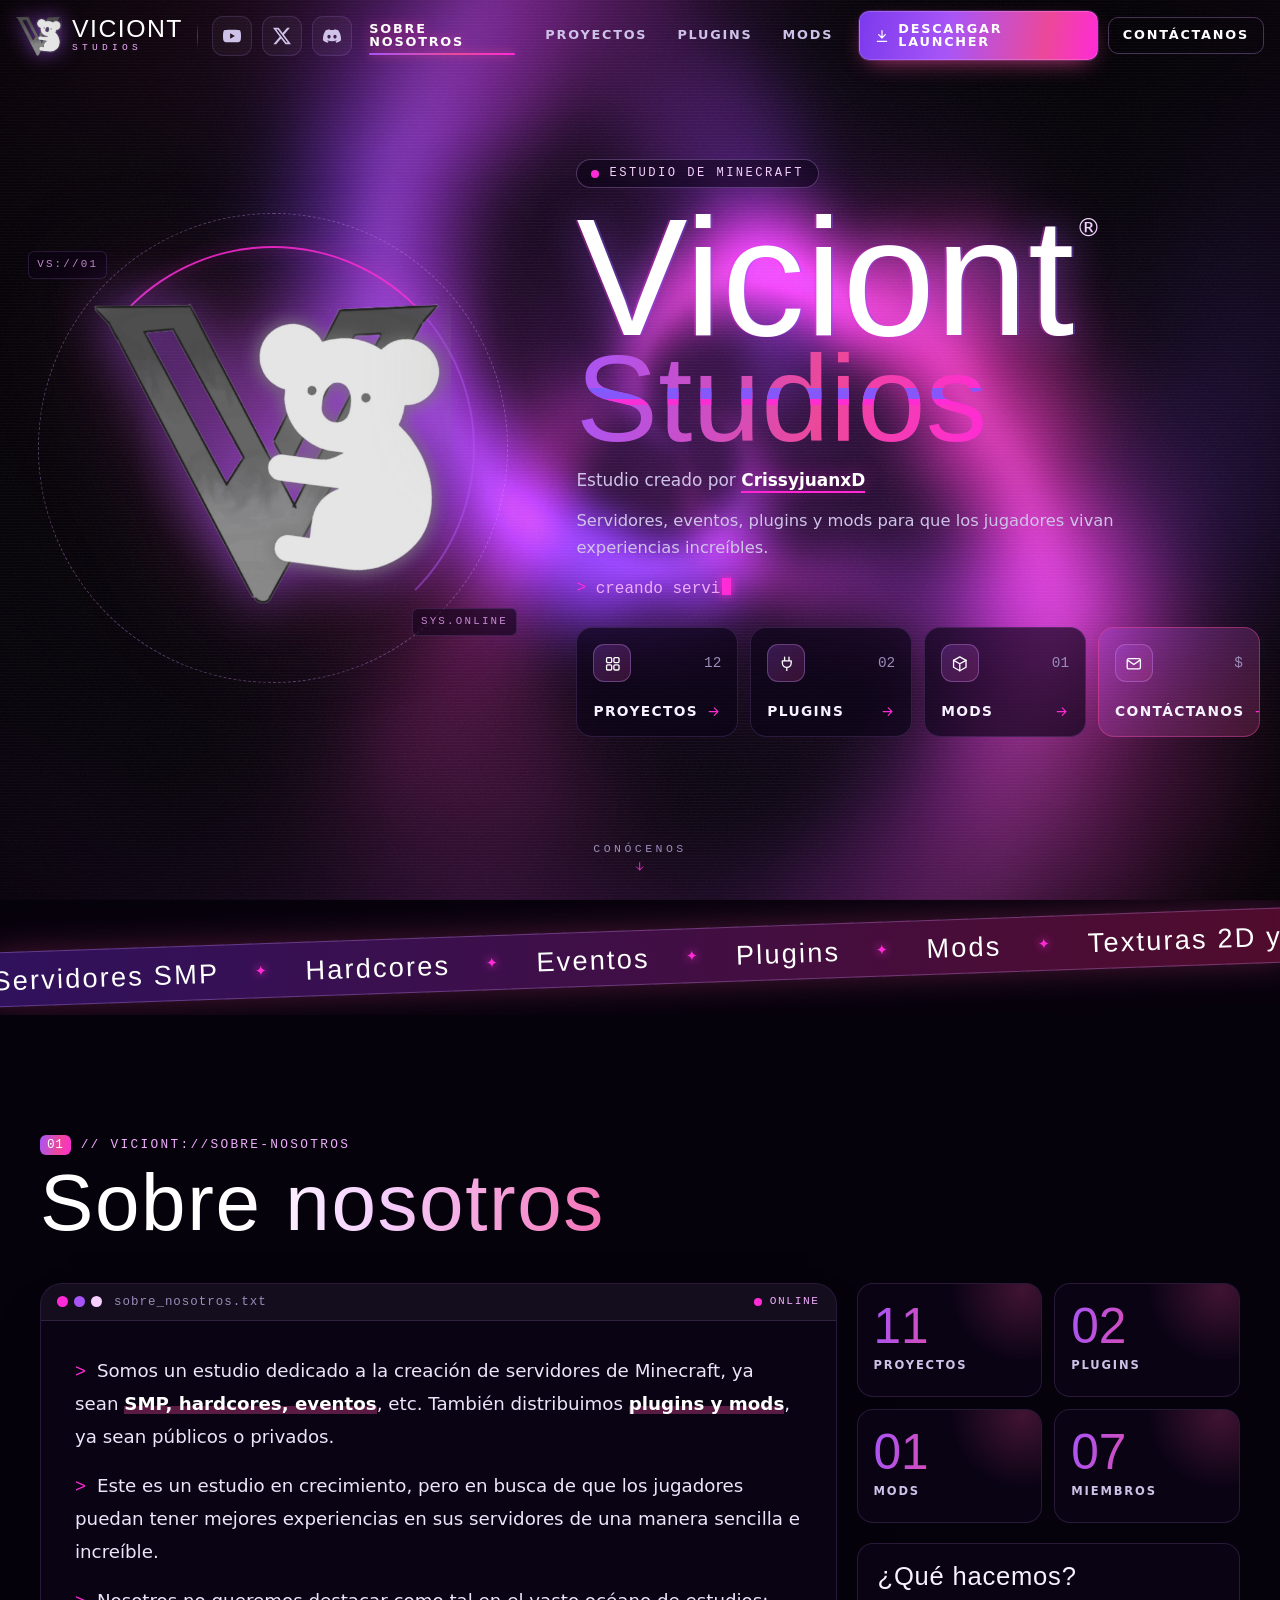
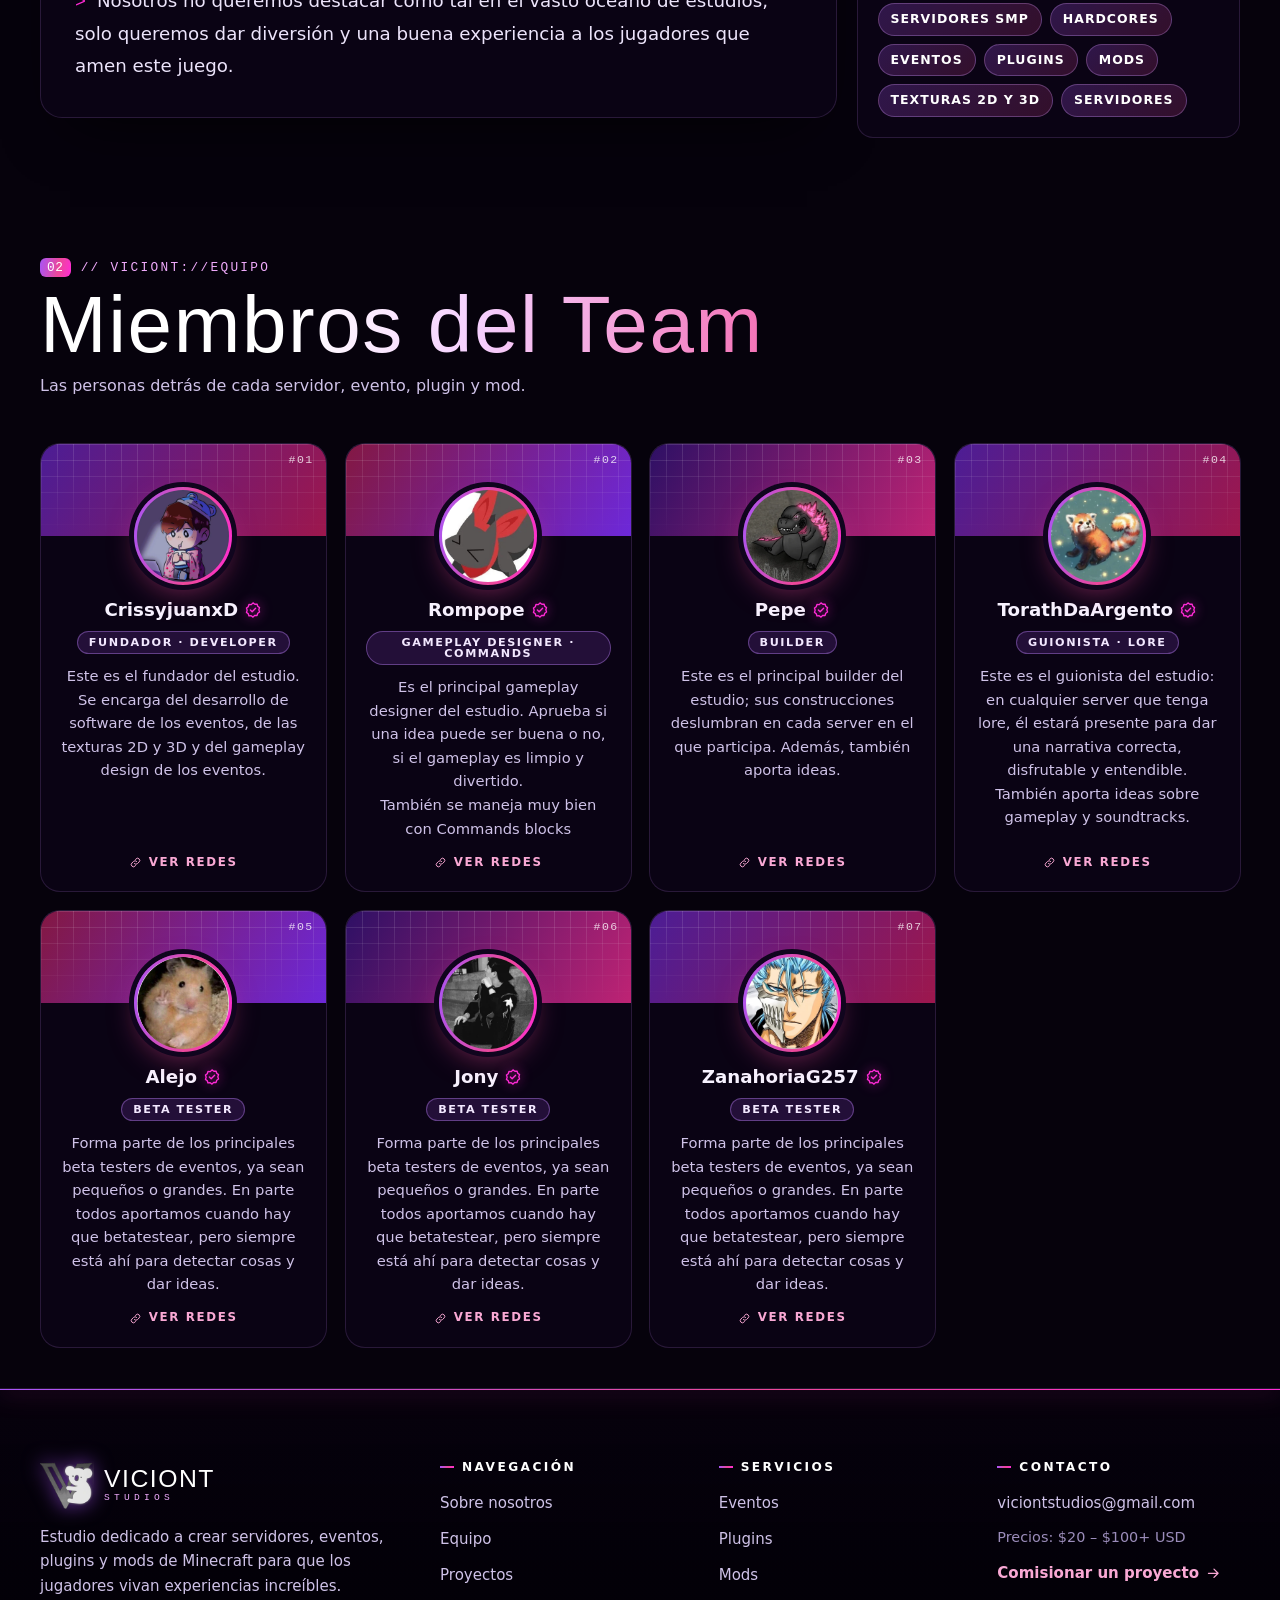
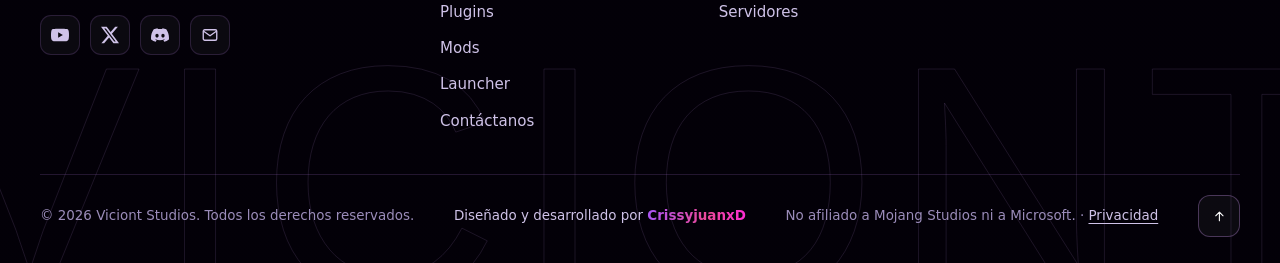
<file: index.html>
<!doctype html>
<html lang="es">
<head>
  <meta charset="utf-8">
  <meta name="viewport" content="width=device-width, initial-scale=1, viewport-fit=cover">
  <title>Viciont Studios · Servidores, eventos, plugins y mods de Minecraft · CrissyjuanxD</title>
  <meta name="description" content="Viciont Studios es un estudio creado por CrissyjuanxD dedicado a crear servidores de Minecraft (SMP, hardcores y eventos), plugins, mods y su propio launcher: Viciont Studios Launcher.">
  <meta name="author" content="CrissyjuanxD">
  <meta name="google-site-verification" content="QqKPga-wErd1xj6yTx7pZeBhN2la5kEW_UfT-4hkzFc">
  <meta name="theme-color" content="#07020d">
  <meta name="color-scheme" content="dark">
  <meta http-equiv="Content-Security-Policy" content="default-src 'self'; script-src 'self'; style-src 'self' 'unsafe-inline' https://fonts.googleapis.com; font-src https://fonts.gstatic.com; img-src 'self' data: blob: https:; connect-src 'self' https://api.github.com; object-src 'none'; base-uri 'self'; form-action 'none'; frame-src 'none'">
  <meta name="referrer" content="strict-origin-when-cross-origin">
  <script src="assets/js/moved.js"></script>
  <link rel="canonical" href="https://viciontstudios.pages.dev/">

  <meta property="og:type" content="website">
  <meta property="og:site_name" content="Viciont Studios">
  <meta property="og:title" content="Viciont Studios">
  <meta property="og:description" content="Servidores SMP, hardcores, eventos, plugins y mods de Minecraft. Estudio creado por CrissyjuanxD.">
  <meta property="og:url" content="https://viciontstudios.pages.dev/">
  <meta property="og:image" content="https://viciontstudios.pages.dev/assets/img/og-image.png">
  <meta property="og:image:width" content="1200">
  <meta property="og:image:height" content="630">
  <meta property="og:locale" content="es_ES">
  <meta name="twitter:card" content="summary_large_image">
  <meta name="twitter:title" content="Viciont Studios">
  <meta name="twitter:description" content="Servidores SMP, hardcores, eventos, plugins y mods de Minecraft.">
  <meta name="twitter:image" content="https://viciontstudios.pages.dev/assets/img/og-image.png">
  <script type="application/ld+json">{"@context":"https://schema.org","@graph":[{"@type":"Organization","@id":"https://viciontstudios.pages.dev/#viciont-studios","name":"Viciont Studios","alternateName":"Viciont","url":"https://viciontstudios.pages.dev/","logo":"https://viciontstudios.pages.dev/assets/img/icon-512.png","description":"Estudio creado por CrissyjuanxD: servidores de Minecraft (SMP, hardcores y eventos), plugins y mods.","founder":{"@id":"https://viciontstudios.pages.dev/#crissyjuanxd"},"sameAs":["https://www.youtube.com/@ViciontStudios","https://x.com/pepoavilesg26","https://discord.gg/qZPUhPRtX"]},{"@type":"Person","@id":"https://viciontstudios.pages.dev/#crissyjuanxd","name":"CrissyjuanxD","url":"https://viciontstudios.pages.dev/","sameAs":["https://github.com/CrissyjuanxD"]},{"@type":"WebSite","@id":"https://viciontstudios.pages.dev/#web","name":"Viciont Studios","url":"https://viciontstudios.pages.dev/","inLanguage":"es","publisher":{"@id":"https://viciontstudios.pages.dev/#viciont-studios"}},{"@type":"SoftwareApplication","@id":"https://viciontstudios.pages.dev/#launcher","name":"Viciont Studios Launcher","description":"Launcher de Minecraft de Viciont Studios para jugar sus eventos públicos y privados: instancias listas para jugar, cuentas premium y no premium, skins y actualizaciones automáticas.","applicationCategory":"GameApplication","operatingSystem":"Windows 10, Windows 11, macOS 13+, Linux","url":"https://viciontstudios.pages.dev/#launcher","downloadUrl":"https://github.com/CrissyjuanxD/Viciont-Studio-Launcher/releases/latest","screenshot":"https://viciontstudios.pages.dev/assets/img/launcher/inicio.webp","inLanguage":"es","offers":{"@type":"Offer","price":"0","priceCurrency":"USD"},"author":{"@id":"https://viciontstudios.pages.dev/#crissyjuanxd"},"publisher":{"@id":"https://viciontstudios.pages.dev/#viciont-studios"}}]}</script>

  <link rel="icon" type="image/png" sizes="32x32" href="assets/img/favicon-32.png">
  <link rel="apple-touch-icon" href="assets/img/apple-touch-icon.png">
  <link rel="manifest" href="site.webmanifest">

  <link rel="preconnect" href="https://fonts.googleapis.com">
  <link rel="preconnect" href="https://fonts.gstatic.com" crossorigin>
  <link rel="stylesheet" href="https://fonts.googleapis.com/css2?family=Bebas+Neue&family=Chakra+Petch:wght@400;500;600;700&family=Share+Tech+Mono&display=swap">
  <link rel="preload" href="assets/img/emblem.webp" as="image" type="image/webp">
  <link rel="stylesheet" href="assets/css/base.css">
  <link rel="stylesheet" href="assets/css/site.css">
  <script type="module" src="assets/js/app.js"></script>
</head>
<body>
  <a class="skip-link" href="#main">Saltar al contenido</a>

  <canvas id="bg" class="bg" aria-hidden="true"></canvas>
  <div class="bg-fallback" aria-hidden="true"></div>
  <div class="fx-layer" aria-hidden="true">
    <div class="fx-noise"></div>
    <div class="fx-scanlines"></div>
    <div class="fx-scanbar"></div>
    <div class="fx-vignette"></div>
  </div>

  <div class="boot" id="boot" aria-hidden="true">
    <div class="boot__inner">
      <img class="boot__logo" src="assets/img/emblem-160.webp" alt="" width="160" height="140">
      <div class="boot__log">
        <p class="boot__line">&gt; iniciando viciont_studios.exe</p>
        <p class="boot__line">&gt; cargando servidores [SMP] [HARDCORE] [EVENTOS]</p>
        <p class="boot__line">&gt; sincronizando plugins y mods</p>
        <p class="boot__line boot__line--ok">&gt; conexión establecida ✓</p>
      </div>
      <div class="boot__bar"><span></span></div>
    </div>
  </div>

  <div class="preview-bar" id="preview-bar" hidden>
    <i data-icon="eye"></i>
    <span id="preview-text">Vista previa en vivo · estos cambios aún no están publicados</span>
  </div>

  <header class="header" id="header">
    <div class="header__inner">
      <div class="header__left">
        <a class="brand" href="#sobre-nosotros" data-route="sobre-nosotros" aria-label="Viciont Studios, ir al inicio">
          <img class="brand__emblem" src="assets/img/emblem-160.webp" alt="" width="160" height="140">
          <span class="brand__text"><span class="brand__name" data-brand-first>VICIONT</span><span class="brand__sub" data-brand-rest>STUDIOS</span></span>
        </a>
        <span class="header__divider" aria-hidden="true"></span>
        <a class="social-btn" data-social="youtube" href="#" target="_blank" rel="noopener noreferrer" aria-label="YouTube de Viciont Studios"><i data-icon="youtube"></i></a>
        <a class="social-btn" data-social="x" href="#" target="_blank" rel="noopener noreferrer" aria-label="X de Viciont Studios"><i data-icon="x"></i></a>
        <a class="social-btn" data-social="discord" href="#" target="_blank" rel="noopener noreferrer" aria-label="Discord de Viciont Studios"><i data-icon="discord"></i></a>
      </div>

      <nav class="nav" aria-label="Principal">
        <ul class="nav__list">
          <li><a class="nav__link" href="#sobre-nosotros" data-route="sobre-nosotros"><span data-label="about">Sobre nosotros</span></a></li>
          <li><a class="nav__link" href="#proyectos" data-route="proyectos"><span data-label="projects">Proyectos</span></a></li>
          <li><a class="nav__link" href="#plugins" data-route="plugins"><span data-label="plugins">Plugins</span></a></li>
          <li><a class="nav__link" href="#mods" data-route="mods"><span data-label="mods">Mods</span></a></li>
          <li><a class="nav__link nav__link--dl" href="#launcher" data-route="launcher"><i data-icon="download"></i><span><span class="nav__dl-word">Descargar </span>Launcher</span></a></li>
          <li><a class="nav__link nav__link--cta" href="#contacto" data-route="contacto"><span data-label="contact">Contáctanos</span></a></li>
        </ul>
      </nav>

      <button class="menu-toggle" id="menu-toggle" type="button" aria-expanded="false" aria-controls="mobile-menu" aria-label="Abrir menú">
        <span class="menu-toggle__bars"><span></span><span></span><span></span></span>
      </button>
    </div>
  </header>

  <div class="mobile-menu" id="mobile-menu" hidden>
    <nav class="mobile-menu__nav" aria-label="Menú móvil">
      <a class="mobile-menu__link" href="#sobre-nosotros" data-route="sobre-nosotros"><small>01</small><span data-label="about">Sobre nosotros</span></a>
      <a class="mobile-menu__link" href="#proyectos" data-route="proyectos"><small>02</small><span data-label="projects">Proyectos</span></a>
      <a class="mobile-menu__link" href="#plugins" data-route="plugins"><small>03</small><span data-label="plugins">Plugins</span></a>
      <a class="mobile-menu__link" href="#mods" data-route="mods"><small>04</small><span data-label="mods">Mods</span></a>
      <a class="mobile-menu__link mobile-menu__link--dl" href="#launcher" data-route="launcher"><small>05</small><span>Launcher</span><i data-icon="download"></i></a>
      <a class="mobile-menu__link" href="#contacto" data-route="contacto"><small>06</small><span data-label="contact">Contáctanos</span></a>
    </nav>
    <div class="mobile-menu__foot">
      <span class="mono">// síguenos</span>
      <div class="mobile-menu__socials">
        <a class="social-btn social-btn--lg" data-social="youtube" href="#" target="_blank" rel="noopener noreferrer" aria-label="YouTube de Viciont Studios"><i data-icon="youtube"></i></a>
        <a class="social-btn social-btn--lg" data-social="x" href="#" target="_blank" rel="noopener noreferrer" aria-label="X de Viciont Studios"><i data-icon="x"></i></a>
        <a class="social-btn social-btn--lg" data-social="discord" href="#" target="_blank" rel="noopener noreferrer" aria-label="Discord de Viciont Studios"><i data-icon="discord"></i></a>
      </div>
    </div>
  </div>

  <main id="main" class="main" tabindex="-1">

    <section class="view" data-view="about" aria-labelledby="hero-title">
      <div class="hero">
        <div class="hero__inner">
          <div class="hero__visual">
            <div class="hero__hud" aria-hidden="true">
              <span class="hud-ring hud-ring--1"></span>
              <span class="hud-ring hud-ring--2"></span>
              <span class="hud-ring hud-ring--3"></span>
              <span class="hud-tag hud-tag--a mono">VS://01</span>
              <span class="hud-tag hud-tag--b mono">SYS.ONLINE</span>
            </div>
            <div class="glitch-img hero__emblem">
              <img class="glitch-img__main" src="assets/img/emblem.webp" alt="Logo de Viciont Studios: una V con un koala" width="587" height="513">
              <img class="glitch-img__ghost glitch-img__ghost--a" src="assets/img/emblem.webp" alt="" aria-hidden="true">
              <img class="glitch-img__ghost glitch-img__ghost--b" src="assets/img/emblem.webp" alt="" aria-hidden="true">
            </div>
          </div>

          <div class="hero__copy">
            <p class="hero__kicker"><span class="live-dot"></span><span data-bind="site.kicker">Estudio de Minecraft</span></p>
            <h1 class="hero__title" id="hero-title">
              <span class="hero__line hero__line--1"><span class="glitch" data-hero-first data-text="VICIONT">VICIONT</span><sup class="hero__reg">®</sup></span>
              <span class="hero__line hero__line--2"><span class="glitch glitch--grad" data-hero-rest data-text="STUDIOS">STUDIOS</span></span>
            </h1>
            <p class="hero__founder">Estudio creado por <strong data-bind="site.founder">CrissyjuanxD</strong></p>
            <p class="hero__tagline" data-bind="site.tagline"></p>
            <p class="hero__typing" aria-hidden="true"><span class="hero__prompt">&gt;</span> <span data-typing></span><span class="caret"></span></p>

            <nav class="hero__buttons" aria-label="Ir a una sección">
              <a class="hero-btn" href="#proyectos" data-route="proyectos">
                <span class="hero-btn__top"><span class="hero-btn__icon"><i data-icon="grid"></i></span><span class="hero-btn__count" data-count="projects">00</span></span>
                <span class="hero-btn__label"><span data-label="projects">Proyectos</span><i data-icon="arrowRight"></i></span>
              </a>
              <a class="hero-btn" href="#plugins" data-route="plugins">
                <span class="hero-btn__top"><span class="hero-btn__icon"><i data-icon="plug"></i></span><span class="hero-btn__count" data-count="plugins">00</span></span>
                <span class="hero-btn__label"><span data-label="plugins">Plugins</span><i data-icon="arrowRight"></i></span>
              </a>
              <a class="hero-btn" href="#mods" data-route="mods">
                <span class="hero-btn__top"><span class="hero-btn__icon"><i data-icon="cube"></i></span><span class="hero-btn__count" data-count="mods">00</span></span>
                <span class="hero-btn__label"><span data-label="mods">Mods</span><i data-icon="arrowRight"></i></span>
              </a>
              <a class="hero-btn hero-btn--accent" href="#contacto" data-route="contacto">
                <span class="hero-btn__top"><span class="hero-btn__icon"><i data-icon="mail"></i></span><span class="hero-btn__count">$</span></span>
                <span class="hero-btn__label"><span data-label="contact">Contáctanos</span><i data-icon="arrowRight"></i></span>
              </a>
            </nav>
          </div>
        </div>

        <button class="hero__scroll" type="button" data-scroll-to="about"><span>Conócenos</span><i data-icon="arrowDown"></i></button>
      </div>

      <div class="ticker-wrap" aria-hidden="true">
        <div class="ticker"><div class="ticker__track" id="ticker"></div></div>
      </div>

      <div class="container section" id="about">
        <header class="section-head reveal">
          <p class="kicker"><span class="kicker__num">01</span> // viciont://sobre-nosotros</p>
          <h2 class="section-title"><span data-scramble data-bind="about.title">Sobre nosotros</span></h2>
        </header>
        <div class="about">
          <article class="terminal reveal">
            <div class="terminal__bar">
              <span class="terminal__dots"><span></span><span></span><span></span></span>
              <span class="terminal__name">sobre_nosotros.txt</span>
              <span class="terminal__status"><span class="live-dot"></span>online</span>
            </div>
            <div class="terminal__body rich" id="about-text"></div>
          </article>
          <aside class="about__side">
            <div class="stats reveal" style="--i:1">
              <div class="stat"><span class="stat__num" data-stat="projects">00</span><span class="stat__label" data-label="projects">Proyectos</span></div>
              <div class="stat"><span class="stat__num" data-stat="plugins">00</span><span class="stat__label" data-label="plugins">Plugins</span></div>
              <div class="stat"><span class="stat__num" data-stat="mods">00</span><span class="stat__label" data-label="mods">Mods</span></div>
              <div class="stat"><span class="stat__num" data-stat="team">00</span><span class="stat__label">Miembros</span></div>
            </div>
            <div class="services-card reveal" style="--i:2">
              <p class="services-card__title">¿Qué hacemos?</p>
              <ul class="chips" id="about-services"></ul>
            </div>
          </aside>
        </div>
      </div>

      <div class="container section" id="team">
        <header class="section-head reveal">
          <p class="kicker"><span class="kicker__num">02</span> // viciont://equipo</p>
          <h2 class="section-title"><span data-scramble data-bind="team.title">Miembros del Team</span></h2>
          <p class="section-sub" data-bind="team.subtitle"></p>
        </header>
        <div class="team-grid" id="team-grid"></div>
      </div>
    </section>

    <section class="view page" data-view="projects" aria-labelledby="title-projects">
      <div class="container">
        <header class="page-head">
          <p class="crumbs"><span>viciont://</span><span>proyectos</span><span class="caret"></span></p>
          <h1 class="page-title" id="title-projects"><span class="glitch" data-scramble data-bind="sections.projects.title" data-text="Proyectos">Proyectos</span></h1>
          <p class="page-intro" data-bind="sections.projects.intro"></p>
          <p class="page-count">[ <span data-count-label="projects">00</span> ]</p>
        </header>
        <div class="cards" data-cards="projects"></div>
        <nav class="pager" data-pager="projects" aria-label="Otras secciones"></nav>
      </div>
    </section>

    <section class="view page" data-view="plugins" aria-labelledby="title-plugins">
      <div class="container">
        <header class="page-head">
          <p class="crumbs"><span>viciont://</span><span>plugins</span><span class="caret"></span></p>
          <h1 class="page-title" id="title-plugins"><span class="glitch" data-scramble data-bind="sections.plugins.title" data-text="Plugins">Plugins</span></h1>
          <p class="page-intro" data-bind="sections.plugins.intro"></p>
          <p class="page-count">[ <span data-count-label="plugins">00</span> ]</p>
        </header>
        <div class="cards" data-cards="plugins"></div>
        <nav class="pager" data-pager="plugins" aria-label="Otras secciones"></nav>
      </div>
    </section>

    <section class="view page" data-view="mods" aria-labelledby="title-mods">
      <div class="container">
        <header class="page-head">
          <p class="crumbs"><span>viciont://</span><span>mods</span><span class="caret"></span></p>
          <h1 class="page-title" id="title-mods"><span class="glitch" data-scramble data-bind="sections.mods.title" data-text="Mods">Mods</span></h1>
          <p class="page-intro" data-bind="sections.mods.intro"></p>
          <p class="page-count">[ <span data-count-label="mods">00</span> ]</p>
        </header>
        <div class="cards" data-cards="mods"></div>
        <nav class="pager" data-pager="mods" aria-label="Otras secciones"></nav>
      </div>
    </section>

    <section class="view page" data-view="launcher" aria-labelledby="title-launcher">
      <div class="container">
        <header class="page-head">
          <p class="crumbs"><span>viciont://</span><span>launcher</span><span class="caret"></span></p>
          <h1 class="page-title" id="title-launcher"><span class="glitch" data-scramble data-text="Launcher">Launcher</span></h1>
          <p class="page-intro">Este es nuestro launcher para que puedan disfrutar de nuestros eventos públicos o privados de una manera mucho más cómoda.</p>
        </header>

        <div class="launcher">
          <div class="launcher__main">
            <div class="launcher__card panel reveal">
              <div class="launcher__app">
                <img class="launcher__icon" src="assets/img/launcher/icono.png" alt="" width="96" height="96">
                <div class="launcher__id">
                  <p class="launcher__name">Viciont Studios Launcher</p>
                  <p class="launcher__meta"><span id="dl-version">Última versión</span><span id="dl-date"></span></p>
                </div>
              </div>
              <a class="dl-btn" id="dl-btn" href="https://github.com/CrissyjuanxD/Viciont-Studio-Launcher/releases/latest/download/Viciont-Studios-Launcher-Setup.exe" rel="noopener">
                <span class="dl-btn__icon" id="dl-icon"><i data-icon="windows"></i></span>
                <span class="dl-btn__text"><strong id="dl-title">Descargar para Windows</strong><small id="dl-file">Instalador gratuito · siempre la última versión</small></span>
                <i data-icon="download"></i>
              </a>
              <ul class="launcher__facts">
                <li><i data-icon="refresh"></i><span id="dl-fact">Se actualiza solo: cuando sale una versión nueva, el launcher la instala sin que hagas nada.</span></li>
                <li><i data-icon="shield"></i><span>Gratis, sin anuncios y sin tener que instalar Java.</span></li>
              </ul>
              <div class="dl-alt">
                <p class="dl-alt__title">Descargas para cada sistema</p>
                <div class="dl-alt__grid">
                  <a class="dl-alt__item" data-os="win" href="https://github.com/CrissyjuanxD/Viciont-Studio-Launcher/releases/latest/download/Viciont-Studios-Launcher-Setup.exe" rel="noopener"><i data-icon="windows"></i><span><strong>Windows</strong><small>Instalador .exe</small></span></a>
                  <a class="dl-alt__item" data-os="mac" href="https://github.com/CrissyjuanxD/Viciont-Studio-Launcher/releases/latest/download/Viciont-Studios-Launcher-mac.dmg" rel="noopener"><i data-icon="apple"></i><span><strong>macOS</strong><small>Apple e Intel</small></span></a>
                  <div class="dl-alt__item" data-os="linux"><i data-icon="linux"></i><span><strong>Linux</strong><small><a href="https://github.com/CrissyjuanxD/Viciont-Studio-Launcher/releases/latest/download/Viciont-Studios-Launcher-linux.AppImage" rel="noopener">AppImage</a> · <a href="https://github.com/CrissyjuanxD/Viciont-Studio-Launcher/releases/latest/download/Viciont-Studios-Launcher-linux.deb" rel="noopener">.deb</a> · <a href="https://github.com/CrissyjuanxD/Viciont-Studio-Launcher/releases/latest/download/Viciont-Studios-Launcher-linux.rpm" rel="noopener">.rpm</a></small></span></div>
                </div>
              </div>
              <div class="launcher__links">
                <a class="btn btn--sm btn--ghost" href="https://github.com/CrissyjuanxD/Viciont-Studio-Launcher/releases" target="_blank" rel="noopener noreferrer"><i data-icon="history"></i> Todas las versiones</a>
                <a class="btn btn--sm btn--ghost" href="https://github.com/CrissyjuanxD/Viciont-Studio-Launcher#readme" target="_blank" rel="noopener noreferrer"><i data-icon="github"></i> Guía y novedades</a>
              </div>
              <div class="launcher__helps" id="dl-helps">
                <details class="launcher__help" data-os="win">
                  <summary><i data-icon="info"></i> ¿Windows o el navegador te avisan al descargarlo?</summary>
                  <p>Es normal y no es un virus: el instalador es nuevo y no tiene un certificado de pago, así que Microsoft todavía no lo conoce.</p>
                  <ul>
                    <li><b>Edge:</b> en Descargas, pulsa <b>⌄</b> junto a <i>Eliminar</i> → <b>Conservar</b> → <b>Mostrar más</b> → <b>Conservar de todas formas</b>.</li>
                    <li><b>Chrome:</b> en Descargas, pulsa <b>Conservar</b>.</li>
                    <li>Al abrirlo, si sale <i>«Windows protegió tu PC»</i>: <b>Más información → Ejecutar de todas formas</b>.</li>
                  </ul>
                </details>
                <details class="launcher__help" data-os="mac">
                  <summary><i data-icon="info"></i> ¿Cómo lo instalo en Mac?</summary>
                  <p>Abre el <b>.dmg</b> y arrastra <b>Viciont Studios Launcher</b> a la carpeta <b>Aplicaciones</b>. Funciona en Mac con chip Apple (M1 o posterior) y con Intel.</p>
                  <ul>
                    <li>La primera vez, macOS dirá que no puede comprobar la app: es normal, porque no tiene un certificado de pago de Apple. Cierra el aviso sin moverlo a la papelera.</li>
                    <li>Ve a <b>Ajustes del Sistema → Privacidad y seguridad</b>, baja hasta el aviso del launcher y pulsa <b>Abrir igualmente</b>. Solo se hace una vez.</li>
                    <li>Si dice que <i>«está dañado»</i>, abre <b>Terminal</b> y escribe <code>xattr -cr "/Applications/Viciont Studios Launcher.app"</code>.</li>
                    <li>Si macOS te pide usar el llavero después de actualizar, pulsa <b>Permitir siempre</b>: ahí se guarda tu sesión cifrada.</li>
                  </ul>
                </details>
                <details class="launcher__help" data-os="linux">
                  <summary><i data-icon="info"></i> ¿Cómo lo instalo en Linux?</summary>
                  <ul>
                    <li><b>AppImage</b> (cualquier distribución): dale permiso para ejecutarse (<i>Propiedades → Permitir ejecutar como programa</i> o <code>chmod +x</code>) y ábrela. Se actualiza sola.</li>
                    <li><b>.deb</b> (Ubuntu, Debian, Linux Mint, Pop!_OS): <code>sudo apt install ./Viciont-Studios-Launcher-linux.deb</code></li>
                    <li><b>.rpm</b> (Fedora, openSUSE): <code>sudo dnf install ./Viciont-Studios-Launcher-linux.rpm</code></li>
                    <li>Con .deb o .rpm, el launcher te avisa cuando sale una versión nueva y la descargas desde aquí.</li>
                  </ul>
                </details>
              </div>
            </div>

            <div class="shots reveal" style="--i:1">
              <button class="shots__main" type="button" id="shot-main" aria-label="Ampliar la captura">
                <img id="shot-img" src="assets/img/launcher/inicio.webp" alt="Viciont Studios Launcher: inicio con las instancias disponibles" width="1600" height="1000" decoding="async">
                <span class="shots__zoom" aria-hidden="true"><i data-icon="eye"></i></span>
              </button>
              <p class="shots__cap" id="shot-cap">Inicio: las instancias que puedes jugar</p>
              <div class="shots__thumbs" id="shot-thumbs" role="group" aria-label="Capturas del launcher"></div>
            </div>
          </div>

          <section class="launcher__block" aria-labelledby="title-os">
            <h2 class="launcher__title reveal" id="title-os">Sistemas compatibles</h2>
            <div class="os-grid">
              <div class="os reveal"><span class="os__icon"><i data-icon="windows"></i></span><div><strong>Windows 11</strong><small>64 bits</small><span class="os__state"><i data-icon="check"></i>Compatible</span></div></div>
              <div class="os reveal" style="--i:1"><span class="os__icon"><i data-icon="windows"></i></span><div><strong>Windows 10</strong><small>64 bits</small><span class="os__state"><i data-icon="check"></i>Compatible</span></div></div>
              <div class="os reveal" style="--i:2"><span class="os__icon"><i data-icon="apple"></i></span><div><strong>macOS</strong><small>13 Ventura o superior · chip Apple e Intel</small><span class="os__state"><i data-icon="check"></i>Compatible</span></div></div>
              <div class="os reveal" style="--i:3"><span class="os__icon"><i data-icon="linux"></i></span><div><strong>Linux</strong><small>64 bits · AppImage, .deb o .rpm</small><span class="os__state"><i data-icon="check"></i>Compatible</span></div></div>
            </div>
            <ul class="reqs reveal">
              <li><i data-icon="cube"></i><span><b>Minecraft: Java Edition</b> (cuenta de Microsoft) o un nick no premium registrado en el launcher.</span></li>
              <li><i data-icon="sliders"></i><span><b>4 GB de RAM</b> como mínimo; 8 GB para las instancias con muchos mods.</span></li>
              <li><i data-icon="download"></i><span><b>Sin instalar Java:</b> el launcher descarga el que necesita cada versión de Minecraft.</span></li>
              <li><i data-icon="globe"></i><span><b>Conexión a internet</b> para descargar las instancias e iniciar sesión.</span></li>
            </ul>
          </section>

          <section class="launcher__block" aria-labelledby="title-feat">
            <h2 class="launcher__title reveal" id="title-feat">Qué incluye</h2>
            <div class="feat-grid">
              <article class="feat reveal"><span class="feat__icon"><i data-icon="grid"></i></span><h3>Instancias listas para jugar</h3><p>Cada evento con sus mods, configs y resource packs ya preparados. Pulsas <b>Jugar</b> y entras.</p></article>
              <article class="feat reveal" style="--i:1"><span class="feat__icon"><i data-icon="lock"></i></span><h3>Eventos públicos y privados</h3><p>Las instancias privadas solo las ven y descargan los jugadores invitados.</p></article>
              <article class="feat reveal" style="--i:2"><span class="feat__icon"><i data-icon="refresh"></i></span><h3>Siempre al día</h3><p>Cuando Viciont Studios actualiza una instancia, solo se descarga lo que cambió.</p></article>
              <article class="feat reveal"><span class="feat__icon"><i data-icon="users"></i></span><h3>Premium y no premium</h3><p>Entra con tu cuenta de Microsoft o solo con tu nick, protegido con un código de recuperación.</p></article>
              <article class="feat reveal" style="--i:1"><span class="feat__icon"><i data-icon="image"></i></span><h3>Skins con vista 3D</h3><p>Cambia tu skin y tu capa. Con cuenta no premium, también la ven los demás jugadores del launcher.</p></article>
              <article class="feat reveal" style="--i:2"><span class="feat__icon"><i data-icon="shield"></i></span><h3>Descargas rápidas y seguras</h3><p>Todo se comprueba con su huella SHA-1 y, si se corta, continúa donde se quedó.</p></article>
            </div>
          </section>
        </div>
        <nav class="pager" data-pager="launcher" aria-label="Otras secciones"></nav>
      </div>
    </section>

    <section class="view page" data-view="contact" aria-labelledby="title-contact">
      <div class="container">
        <header class="page-head">
          <p class="crumbs"><span>viciont://</span><span>contacto</span><span class="caret"></span></p>
          <h1 class="page-title" id="title-contact"><span class="glitch" data-scramble data-bind="contact.title" data-text="Contáctanos">Contáctanos</span></h1>
          <p class="page-intro" data-bind="contact.text"></p>
        </header>

        <div class="contact">
          <div class="contact__main panel reveal">
            <p class="panel__label"><i data-icon="mail"></i> Correo del estudio</p>
            <div class="email-box">
              <a class="email-box__value" id="contact-email" href="#">viciontstudios@gmail.com</a>
              <button class="btn btn--icon" type="button" id="copy-email" aria-label="Copiar correo"><i data-icon="copy"></i></button>
            </div>
            <div class="contact__actions">
              <a class="btn btn--primary" id="mail-btn" href="#"><i data-icon="send"></i> Enviar correo</a>
            </div>
            <p class="panel__label">Puedes comisionar</p>
            <ul class="chips" id="contact-services"></ul>
          </div>

          <aside class="price panel reveal" style="--i:1">
            <p class="panel__label"><i data-icon="dollar"></i> Rango de precios</p>
            <strong class="price__value" id="price-range">$20 – $100+ USD</strong>
            <p class="price__note" id="price-note"></p>
            <div class="price__meter" aria-hidden="true"><span></span></div>
            <div class="price__scale mono" aria-hidden="true"><span>BÁSICO</span><span>AVANZADO</span></div>
          </aside>

          <form class="contact-form panel reveal" id="contact-form" style="--i:2" novalidate>
            <div class="contact-form__head">
              <p class="panel__label"><i data-icon="terminal"></i> Prepara tu mensaje</p>
              <p class="contact-form__hint">Se abrirá tu aplicación de correo con el mensaje listo para enviar.</p>
            </div>
            <div class="form-grid">
              <label class="field">
                <span class="field__label">Tu nombre o nick</span>
                <input class="input" name="name" type="text" maxlength="80" autocomplete="nickname" placeholder="Ej: Steve_2010">
              </label>
              <label class="field">
                <span class="field__label">¿Qué necesitas?</span>
                <select class="input select" name="type" id="contact-type"></select>
              </label>
              <label class="field field--full">
                <span class="field__label">Cuéntanos tu idea</span>
                <textarea class="input textarea" name="message" rows="5" maxlength="3000" placeholder="Describe el evento, plugin o mod que quieres, fechas, número de jugadores, versión..." required></textarea>
              </label>
            </div>
            <p class="form-error" id="contact-error" role="alert" hidden></p>
            <button class="btn btn--primary" type="submit"><i data-icon="mail"></i> Preparar correo</button>
          </form>
        </div>
      </div>
    </section>
  </main>

  <footer class="footer">
    <div class="footer__wordmark" aria-hidden="true">VICIONT</div>
    <div class="container footer__grid">
      <div class="footer__brand">
        <a class="brand brand--footer" href="#sobre-nosotros" data-route="sobre-nosotros" aria-label="Viciont Studios, ir al inicio">
          <img class="brand__emblem" src="assets/img/emblem-160.webp" alt="" width="160" height="140">
          <span class="brand__text"><span class="brand__name" data-brand-first>VICIONT</span><span class="brand__sub" data-brand-rest>STUDIOS</span></span>
        </a>
        <p class="footer__desc" data-bind="footer.description"></p>
        <div class="footer__socials">
          <a class="social-btn" data-social="youtube" href="#" target="_blank" rel="noopener noreferrer" aria-label="YouTube de Viciont Studios"><i data-icon="youtube"></i></a>
          <a class="social-btn" data-social="x" href="#" target="_blank" rel="noopener noreferrer" aria-label="X de Viciont Studios"><i data-icon="x"></i></a>
          <a class="social-btn" data-social="discord" href="#" target="_blank" rel="noopener noreferrer" aria-label="Discord de Viciont Studios"><i data-icon="discord"></i></a>
          <a class="social-btn" id="footer-mail" href="#" aria-label="Correo de Viciont Studios"><i data-icon="mail"></i></a>
        </div>
      </div>

      <nav class="footer__col" aria-label="Navegación del pie de página">
        <p class="footer__title">Navegación</p>
        <ul>
          <li><a href="#sobre-nosotros" data-route="sobre-nosotros"><span data-label="about">Sobre nosotros</span></a></li>
          <li><a href="#equipo" data-route="equipo">Equipo</a></li>
          <li><a href="#proyectos" data-route="proyectos"><span data-label="projects">Proyectos</span></a></li>
          <li><a href="#plugins" data-route="plugins"><span data-label="plugins">Plugins</span></a></li>
          <li><a href="#mods" data-route="mods"><span data-label="mods">Mods</span></a></li>
          <li><a href="#launcher" data-route="launcher">Launcher</a></li>
          <li><a href="#contacto" data-route="contacto"><span data-label="contact">Contáctanos</span></a></li>
        </ul>
      </nav>

      <div class="footer__col">
        <p class="footer__title">Servicios</p>
        <ul id="footer-services"></ul>
      </div>

      <div class="footer__col">
        <p class="footer__title">Contacto</p>
        <ul>
          <li><a id="footer-email" href="#">viciontstudios@gmail.com</a></li>
          <li class="footer__muted" id="footer-price"></li>
          <li><a href="#contacto" data-route="contacto" class="footer__cta">Comisionar un proyecto <i data-icon="arrowRight"></i></a></li>
        </ul>
      </div>
    </div>

    <div class="container footer__bottom">
      <p>© <span id="year">2026</span> <span data-bind="site.name">Viciont Studios</span>. Todos los derechos reservados.</p>
      <p class="footer__credit">Diseñado y desarrollado por <strong class="credit-glitch" id="footer-credit" data-text="CrissyjuanxD">CrissyjuanxD</strong></p>
      <p class="footer__legal">No afiliado a Mojang Studios ni a Microsoft. · <a href="privacidad">Privacidad</a></p>
      <button class="to-top" type="button" id="to-top" aria-label="Volver arriba"><i data-icon="arrowUp"></i></button>
    </div>
  </footer>

  <div class="modal" id="modal" hidden>
    <div class="modal__backdrop" data-close></div>
    <div class="modal__dialog" role="dialog" aria-modal="true" tabindex="-1">
      <button class="modal__close" type="button" data-close aria-label="Cerrar"><i data-icon="close"></i></button>
      <div class="modal__content"></div>
    </div>
  </div>

  <div class="toasts" id="toasts" aria-live="polite"></div>
  <div class="transition-fx" id="transition-fx" aria-hidden="true"></div>

  <noscript>
    <div class="noscript">
      <p>Activa JavaScript para ver la web de Viciont Studios.</p>
      <p>Contacto: viciontstudios@gmail.com</p>
    </div>
  </noscript>
</body>
</html>
</file>
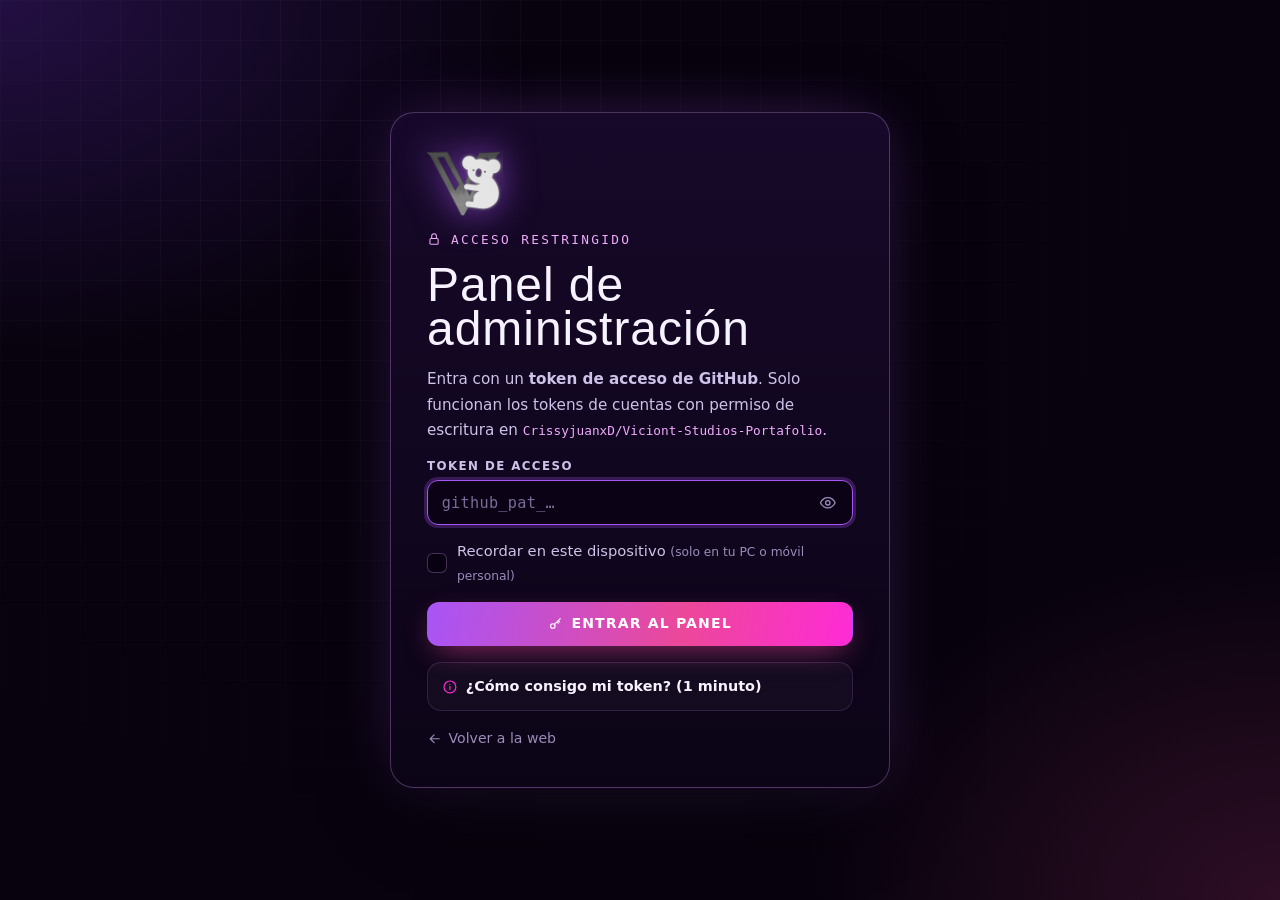
<file: admin/index.html>
<!doctype html>
<html lang="es">
<head>
  <meta charset="utf-8">
  <meta name="viewport" content="width=device-width, initial-scale=1, viewport-fit=cover">
  <meta name="robots" content="noindex, nofollow, noarchive">
  <meta name="referrer" content="no-referrer">
  <meta name="theme-color" content="#07020d">
  <meta name="color-scheme" content="dark">
  <meta http-equiv="Content-Security-Policy" content="default-src 'self'; script-src 'self'; style-src 'self' 'unsafe-inline' https://fonts.googleapis.com; font-src https://fonts.gstatic.com; img-src 'self' data: blob: https:; connect-src 'self' https://api.github.com https://viciontstudios.pages.dev; object-src 'none'; base-uri 'self'; form-action 'none'; frame-src 'none'">
  <title>Panel · Viciont Studios</title>
  <script src="../assets/js/moved.js"></script>
  <link rel="icon" type="image/png" sizes="32x32" href="../assets/img/favicon-32.png">
  <link rel="preconnect" href="https://fonts.googleapis.com">
  <link rel="preconnect" href="https://fonts.gstatic.com" crossorigin>
  <link rel="stylesheet" href="https://fonts.googleapis.com/css2?family=Bebas+Neue&family=Chakra+Petch:wght@400;500;600;700&family=Share+Tech+Mono&display=swap">
  <link rel="stylesheet" href="../assets/css/base.css">
  <link rel="stylesheet" href="../assets/css/admin.css">
  <script type="module" src="../assets/js/admin.js"></script>
</head>
<body class="admin">
  <div class="admin-bg" aria-hidden="true"></div>

  <!-- Pantalla de carga -->
  <div class="splash" id="splash">
    <img src="../assets/img/emblem-160.webp" alt="" width="160" height="140">
    <p class="mono">&gt; verificando acceso<span class="caret"></span></p>
  </div>

  <!-- Inicio de sesión -->
  <main class="login" id="login" hidden>
    <div class="login__card">
      <img class="login__emblem" src="../assets/img/emblem-160.webp" alt="" width="160" height="140">
      <p class="kicker"><i data-icon="lock"></i> acceso restringido</p>
      <h1 class="login__title">Panel de administración</h1>
      <p class="login__text">
        Entra con un <strong>token de acceso de GitHub</strong>. Solo funcionan los tokens de cuentas con permiso de escritura en
        <code id="repo-name">CrissyjuanxD/Viciont-Studios-Portafolio</code>.
      </p>

      <form class="login__form" id="login-form" autocomplete="off" novalidate>
        <label class="field">
          <span class="field__label">Token de acceso</span>
          <span class="input-wrap">
            <input class="input" id="token" name="token" type="password" placeholder="github_pat_…" required spellcheck="false" autocapitalize="off" autocomplete="off">
            <button class="input-wrap__btn" type="button" id="toggle-token" aria-label="Mostrar u ocultar el token"><i data-icon="eye"></i></button>
          </span>
        </label>
        <label class="check">
          <input type="checkbox" id="remember">
          <span>Recordar en este dispositivo <small>(solo en tu PC o móvil personal)</small></span>
        </label>
        <p class="form-error" id="login-error" role="alert" hidden></p>
        <button class="btn btn--primary btn--block" type="submit" id="login-btn"><i data-icon="key"></i> Entrar al panel</button>
      </form>

      <details class="help">
        <summary><i data-icon="info"></i> ¿Cómo consigo mi token? (1 minuto)</summary>
        <ol>
          <li>Abre <a href="https://github.com/settings/personal-access-tokens/new" target="_blank" rel="noopener noreferrer">GitHub → Fine-grained tokens → Generate new token</a> con tu cuenta.</li>
          <li><b>Token name:</b> <code>Panel Viciont</code> · <b>Expiration:</b> la que prefieras (por ejemplo 1 año).</li>
          <li><b>Repository access:</b> <em>Only select repositories</em> → <code>Viciont-Studios-Portafolio</code>.</li>
          <li><b>Permissions → Repository permissions → Contents:</b> <em>Read and write</em>. No actives nada más.</li>
          <li>Pulsa <b>Generate token</b>, copia el código (empieza por <code>github_pat_</code>) y pégalo aquí.</li>
        </ol>
        <p class="help__note"><i data-icon="shield"></i> Guárdalo como una contraseña. Si lo pierdes o crees que alguien lo vio, bórralo en GitHub y crea otro.</p>
      </details>

      <a class="login__back" href="../"><i data-icon="arrowLeft"></i> Volver a la web</a>
    </div>
  </main>

  <!-- Panel -->
  <div class="app" id="app" hidden>
    <header class="topbar">
      <a class="topbar__brand" href="../" target="_blank" rel="noopener" title="Abrir la web">
        <img src="../assets/img/emblem-160.webp" alt="" width="160" height="140">
        <span><b>Viciont</b> Panel</span>
      </a>
      <div class="status" id="status" aria-live="polite"></div>
      <div class="topbar__actions">
        <button class="btn btn--sm btn--ghost" type="button" id="btn-preview" title="Ver los cambios en vivo antes de publicar"><i data-icon="eye"></i><span>Vista previa</span></button>
        <button class="btn btn--sm btn--primary" type="button" id="btn-publish"><i data-icon="upload"></i><span>Publicar</span></button>
        <div class="user" id="user">
          <img class="user__avatar" id="user-avatar" alt="" width="32" height="32">
          <span class="user__name" id="user-name"></span>
          <button class="btn btn--sm btn--icon btn--ghost" type="button" id="btn-logout" title="Cerrar sesión" aria-label="Cerrar sesión"><i data-icon="logout"></i></button>
        </div>
      </div>
    </header>

    <nav class="tabs" id="tabs" aria-label="Secciones del panel"></nav>

    <main class="workspace" id="workspace" tabindex="-1"></main>
  </div>

  <!-- Ventana modal reutilizable -->
  <div class="modal" id="modal" hidden>
    <div class="modal__backdrop" data-close></div>
    <div class="modal__dialog" role="dialog" aria-modal="true" tabindex="-1">
      <button class="modal__close" type="button" data-close aria-label="Cerrar"><i data-icon="close"></i></button>
      <div class="modal__content"></div>
    </div>
  </div>

  <div class="toasts" id="toasts" aria-live="polite"></div>

  <noscript><p class="noscript">El panel necesita JavaScript activado.</p></noscript>
</body>
</html>
</file>
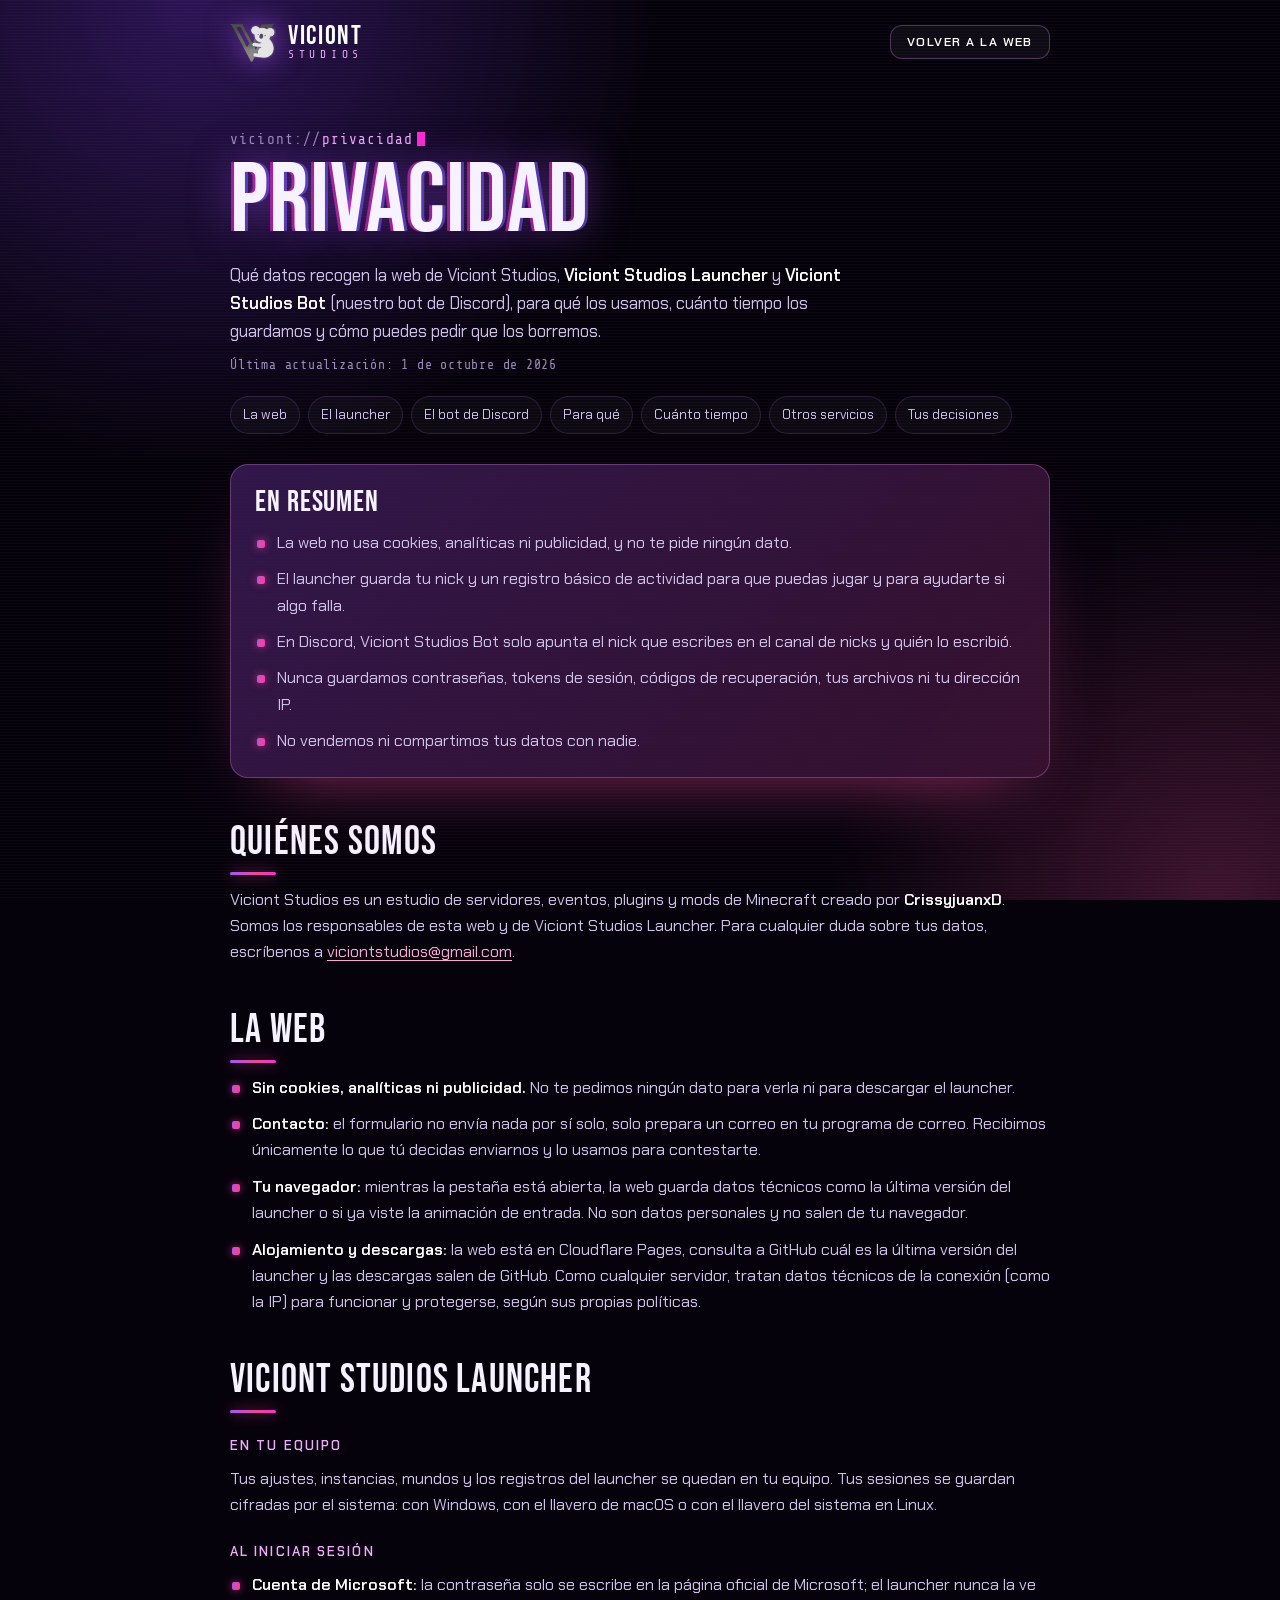
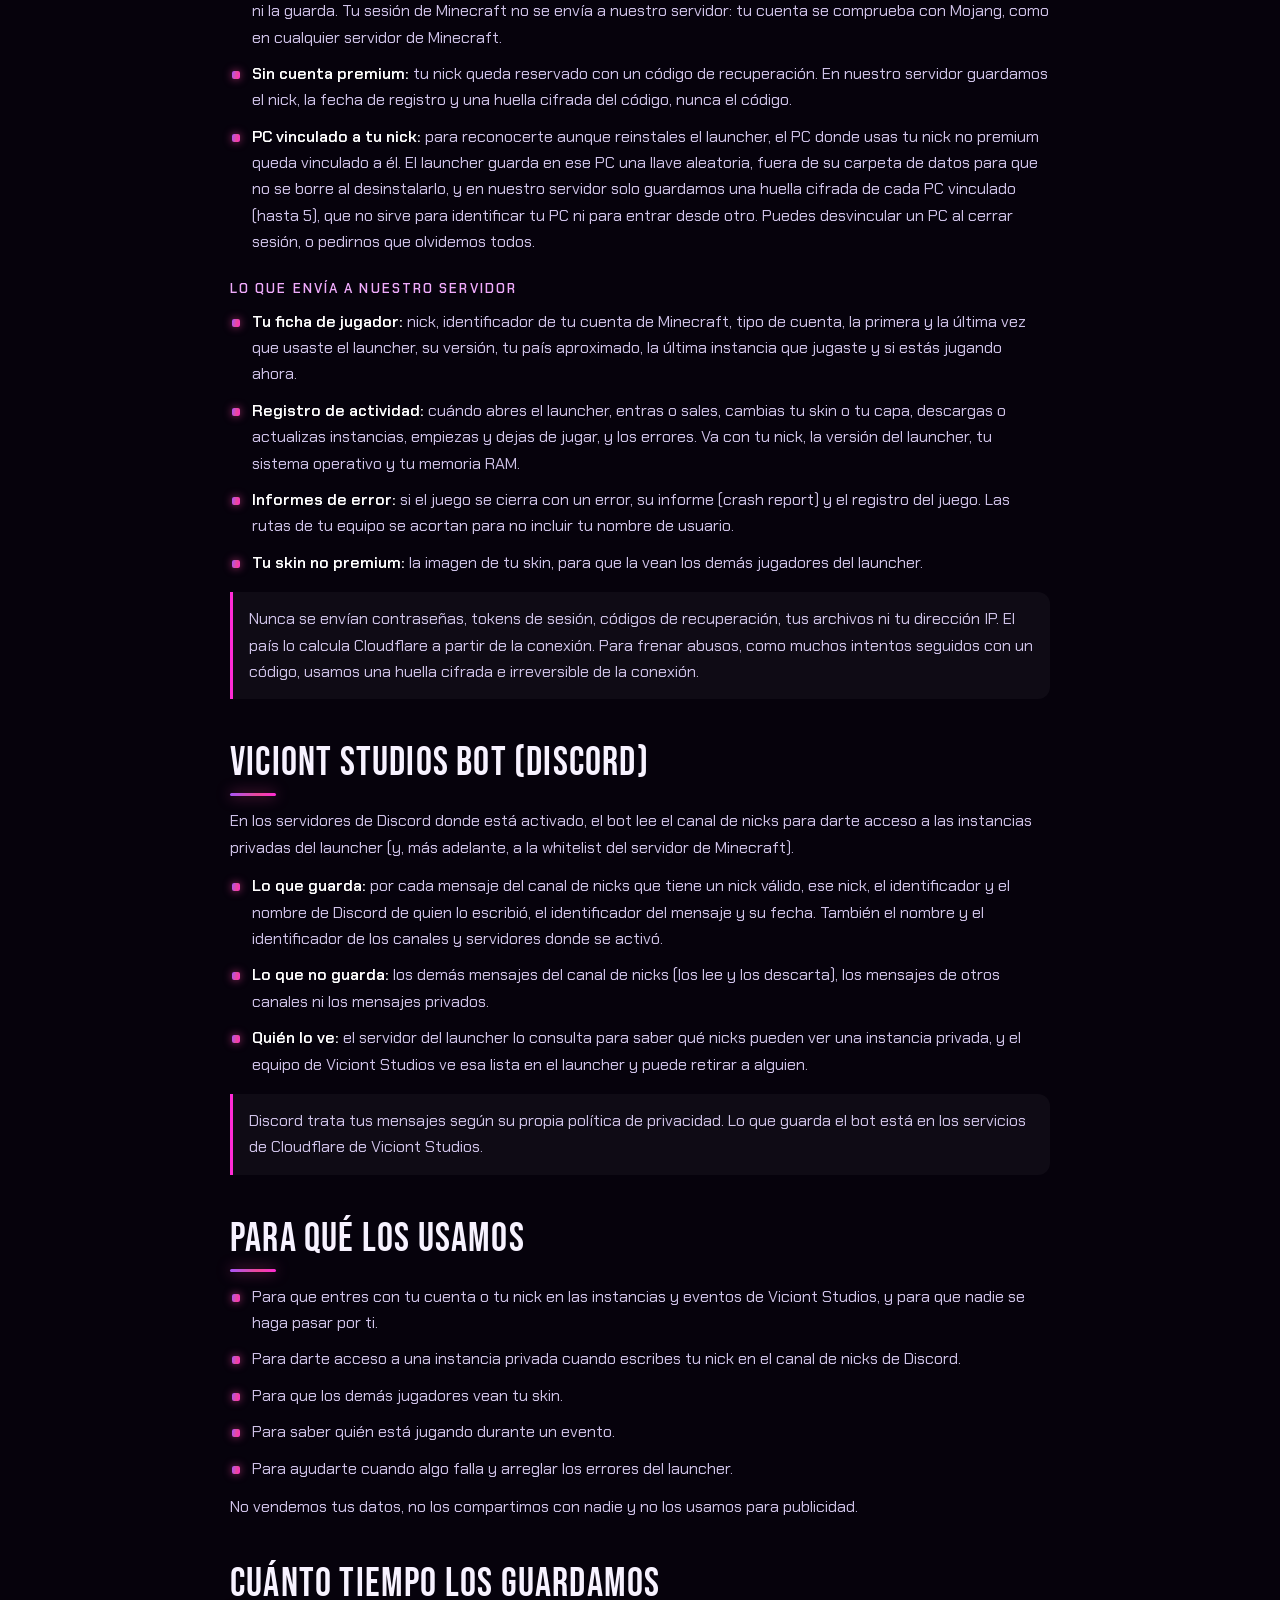
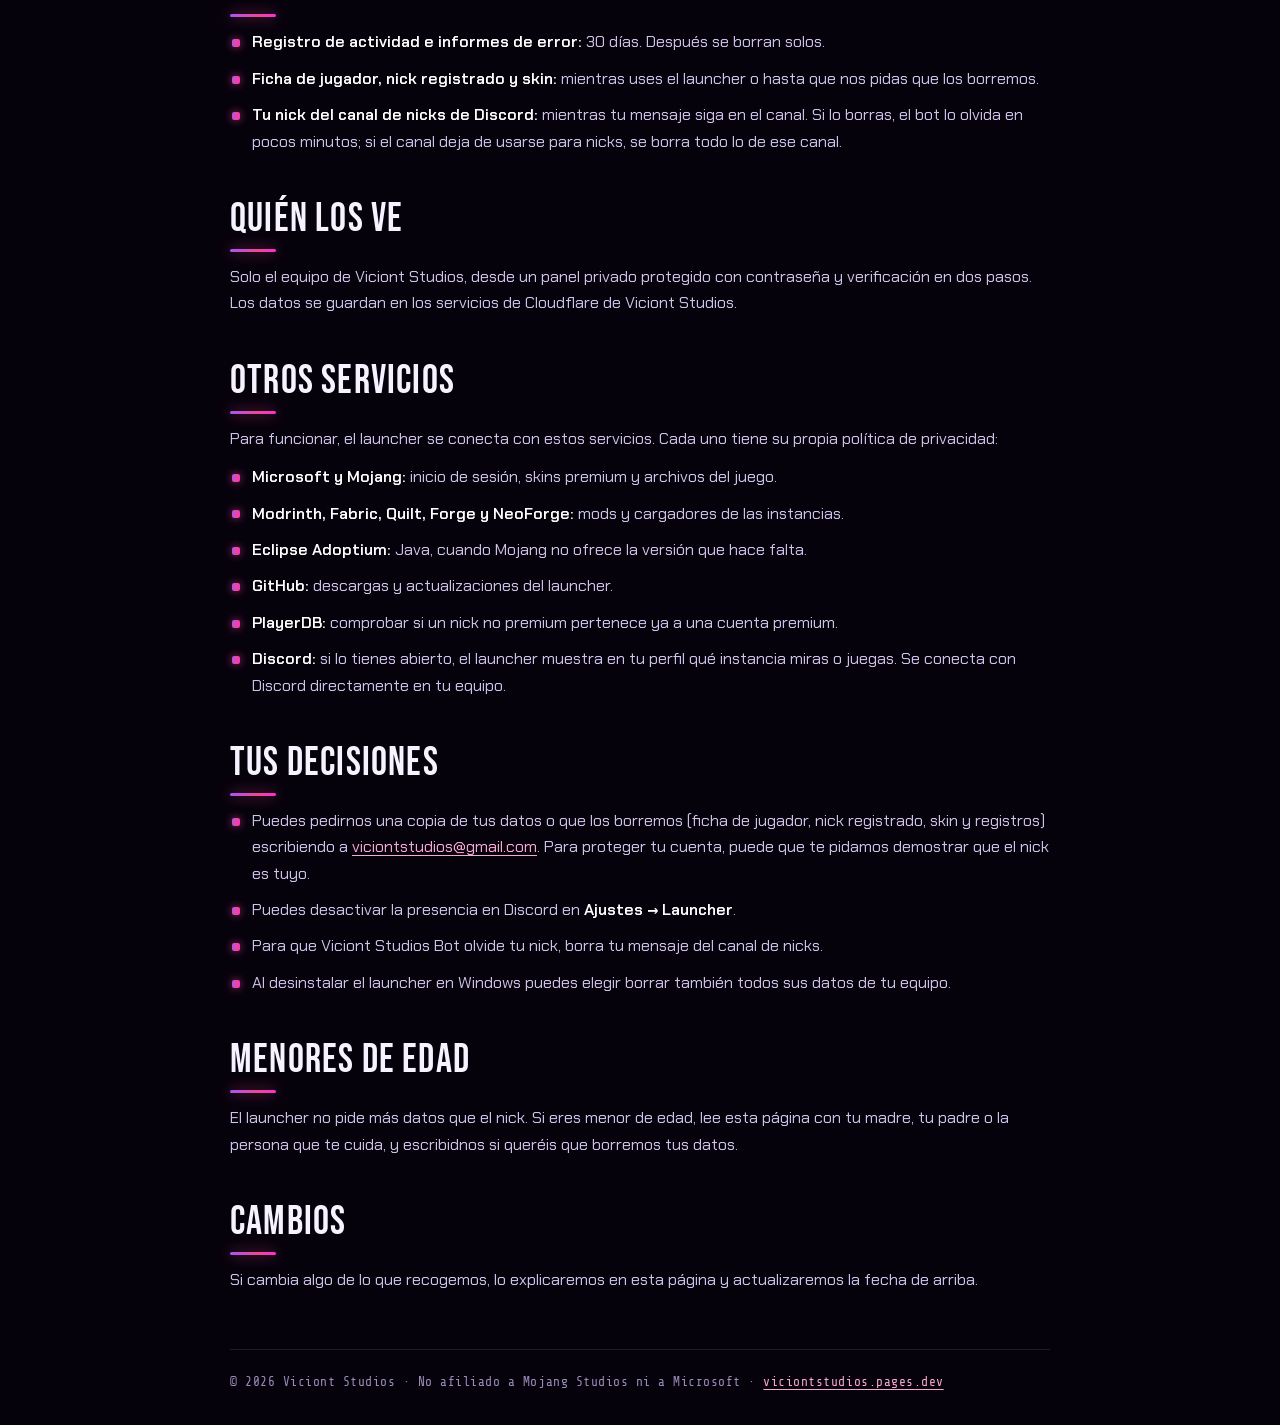
<file: privacidad.html>
<!doctype html>
<html lang="es">
<head>
  <meta charset="utf-8">
  <meta name="viewport" content="width=device-width, initial-scale=1">
  <script>
    if (location.hostname === 'crissyjuanxd.github.io') location.replace('https://viciontstudios.pages.dev/privacidad');
  </script>
  <title>Privacidad · Viciont Studios</title>
  <meta name="description" content="Qué datos recogen la web de Viciont Studios y Viciont Studios Launcher, para qué los usamos, cuánto tiempo los guardamos y cómo pedir que se borren.">
  <meta name="theme-color" content="#07020d">
  <link rel="canonical" href="https://viciontstudios.pages.dev/privacidad">
  <link rel="icon" type="image/png" sizes="32x32" href="/assets/img/favicon-32.png">
  <link rel="apple-touch-icon" href="/assets/img/apple-touch-icon.png">
  <link rel="preconnect" href="https://fonts.googleapis.com">
  <link rel="preconnect" href="https://fonts.gstatic.com" crossorigin>
  <link rel="stylesheet" href="https://fonts.googleapis.com/css2?family=Bebas+Neue&family=Chakra+Petch:wght@400;500;600;700&family=Share+Tech+Mono&display=swap">
  <style>
    :root {
      color-scheme: dark;
      --bg: #06020c;
      --panel: rgba(13, 5, 24, 0.74);
      --line: rgba(196, 140, 255, 0.16);
      --line-strong: rgba(214, 160, 255, 0.3);
      --text: #f7f2ff;
      --text-2: #cfc2e8;
      --muted: #9b8cba;
      --pink-hot: #ff2bd6;
      --grad: linear-gradient(100deg, #a855f7 0%, #ec4899 60%, #ff2bd6 100%);
      --grad-soft: linear-gradient(135deg, rgba(168, 85, 247, 0.24), rgba(236, 72, 153, 0.18));
      --font-display: 'Bebas Neue', Impact, 'Arial Narrow', sans-serif;
      --font-ui: 'Chakra Petch', 'Segoe UI', system-ui, sans-serif;
      --font-mono: 'Share Tech Mono', ui-monospace, Consolas, monospace;
    }
    * { box-sizing: border-box; margin: 0; }
    html { scroll-behavior: smooth; }
    body {
      min-height: 100vh;
      background: radial-gradient(60vmax 60vmax at 15% 0%, rgba(124, 58, 237, 0.32), transparent 60%),
                  radial-gradient(50vmax 50vmax at 95% 100%, rgba(236, 72, 153, 0.24), transparent 60%), var(--bg);
      background-attachment: fixed;
      color: var(--text); font: 400 1rem/1.65 var(--font-ui);
    }
    body::after { content: ''; position: fixed; inset: 0; z-index: 0; pointer-events: none; background: repeating-linear-gradient(to bottom, rgba(255, 255, 255, 0.025) 0 1px, transparent 1px 3px); }
    a { color: #f9a8d4; text-underline-offset: 3px; }
    a:hover { color: #fff; }
    b { color: #fff; font-weight: 600; }
    .wrap { position: relative; z-index: 1; width: min(100% - 32px, 820px); margin: 0 auto; }
    .top { display: flex; align-items: center; justify-content: space-between; gap: 16px; padding: 22px 0; }
    .brand { display: inline-flex; align-items: center; gap: 12px; color: #fff; text-decoration: none; }
    .brand img { width: 46px; height: auto; filter: drop-shadow(0 0 14px rgba(168, 85, 247, 0.7)); }
    .brand span { display: grid; line-height: 1; }
    .brand strong { font: 400 1.7rem/0.9 var(--font-display); letter-spacing: 0.06em; }
    .brand small { font: 400 0.7rem/1 var(--font-mono); letter-spacing: 0.42em; color: #f0abfc; }
    .back { display: inline-flex; align-items: center; gap: 8px; padding: 10px 16px; border-radius: 12px; border: 1px solid var(--line-strong); background: rgba(255, 255, 255, 0.04); color: #fff; font: 600 0.78rem/1 var(--font-ui); letter-spacing: 0.12em; text-transform: uppercase; text-decoration: none; transition: border-color 0.2s, box-shadow 0.2s; }
    .back:hover { border-color: var(--pink-hot); box-shadow: 0 0 24px rgba(236, 72, 153, 0.45); }
    main { padding: clamp(20px, 5vw, 48px) 0 56px; }
    .crumbs { font: 400 0.9rem/1 var(--font-mono); letter-spacing: 0.08em; color: var(--muted); }
    .crumbs span { color: #f0abfc; }
    .crumbs::after { content: ''; display: inline-block; width: 8px; height: 14px; margin-left: 4px; vertical-align: -2px; background: var(--pink-hot); animation: blink 1s steps(1) infinite; }
    @keyframes blink { 50% { opacity: 0; } }
    h1 { margin-top: 10px; font: 400 clamp(3.4rem, 12vw, 6.2rem)/0.9 var(--font-display); letter-spacing: 0.01em; text-shadow: -3px 0 rgba(255, 43, 214, 0.55), 3px 0 rgba(122, 92, 255, 0.55), 0 0 40px rgba(168, 85, 247, 0.5); }
    .lead { max-width: 62ch; margin-top: 16px; font-size: 1.06rem; color: var(--text-2); }
    .updated { margin-top: 10px; font: 400 0.82rem/1.4 var(--font-mono); letter-spacing: 0.06em; color: var(--muted); }
    .toc { display: flex; flex-wrap: wrap; gap: 8px; margin-top: 22px; padding: 0; list-style: none; }
    .toc li { padding: 0; }
    .toc li::before { display: none; }
    .toc a { display: inline-block; padding: 7px 12px; border-radius: 999px; border: 1px solid var(--line); background: rgba(255, 255, 255, 0.03); color: var(--text-2); font-size: 0.84rem; text-decoration: none; transition: border-color 0.2s, color 0.2s; }
    .toc a:hover { border-color: var(--pink-hot); color: #fff; }
    .summary { position: relative; margin-top: 30px; padding: 22px 24px; border-radius: 18px; border: 1px solid var(--line-strong); background: var(--grad-soft), var(--panel); box-shadow: 0 30px 70px -40px rgba(236, 72, 153, 0.7); }
    .summary h2 { margin: 0 0 12px; font-size: 1.9rem; }
    .summary h2::after { display: none; }
    section { margin-top: 44px; scroll-margin-top: 20px; }
    h2 { font: 400 clamp(1.9rem, 5vw, 2.5rem)/1 var(--font-display); letter-spacing: 0.03em; }
    h2::after { content: ''; display: block; width: 46px; height: 3px; margin-top: 10px; border-radius: 3px; background: var(--grad); box-shadow: 0 0 14px rgba(236, 72, 153, 0.7); }
    h3 { margin-top: 24px; font: 600 0.82rem/1.3 var(--font-ui); letter-spacing: 0.16em; text-transform: uppercase; color: #f0abfc; }
    section > p, section > ul, h3 + p, h3 + ul { margin-top: 12px; }
    p { color: var(--text-2); }
    ul { display: grid; gap: 10px; padding: 0; list-style: none; }
    li { position: relative; padding-left: 22px; color: var(--text-2); }
    li::before { content: ''; position: absolute; left: 2px; top: 0.62em; width: 8px; height: 8px; border-radius: 2px; background: var(--grad); box-shadow: 0 0 8px rgba(236, 72, 153, 0.7); }
    .note { margin-top: 16px; padding: 14px 16px; border-left: 3px solid var(--pink-hot); border-radius: 0 12px 12px 0; background: rgba(255, 255, 255, 0.04); }
    .foot { position: relative; z-index: 1; padding: 22px 0 32px; border-top: 1px solid var(--line); font: 400 0.8rem/1.6 var(--font-mono); letter-spacing: 0.04em; color: var(--muted); }
    @media (max-width: 560px) {
      .top { padding: 16px 0; }
      .brand img { width: 38px; }
      .brand strong { font-size: 1.45rem; }
      .back { padding: 9px 12px; font-size: 0.72rem; }
      .summary { padding: 18px 16px; }
    }
    @media (prefers-reduced-motion: reduce) {
      html { scroll-behavior: auto; }
      .crumbs::after { animation: none; }
    }
  </style>
</head>
<body>
  <div class="wrap">
    <header class="top">
      <a class="brand" href="/" aria-label="Viciont Studios, ir a la web">
        <img src="/assets/img/emblem-160.webp" alt="" width="160" height="140">
        <span><strong>VICIONT</strong><small>STUDIOS</small></span>
      </a>
      <a class="back" href="/">Volver a la web</a>
    </header>

    <main>
      <p class="crumbs">viciont://<span>privacidad</span></p>
      <h1>Privacidad</h1>
      <p class="lead">Qué datos recogen la web de Viciont Studios, <b>Viciont Studios Launcher</b> y <b>Viciont Studios Bot</b> (nuestro bot de Discord), para qué los usamos, cuánto tiempo los guardamos y cómo puedes pedir que los borremos.</p>
      <p class="updated">Última actualización: 1 de octubre de 2026</p>

      <ul class="toc" aria-label="En esta página">
        <li><a href="#web">La web</a></li>
        <li><a href="#launcher">El launcher</a></li>
        <li><a href="#bot">El bot de Discord</a></li>
        <li><a href="#uso">Para qué</a></li>
        <li><a href="#tiempo">Cuánto tiempo</a></li>
        <li><a href="#terceros">Otros servicios</a></li>
        <li><a href="#decisiones">Tus decisiones</a></li>
      </ul>

      <div class="summary">
        <h2>En resumen</h2>
        <ul>
          <li>La web no usa cookies, analíticas ni publicidad, y no te pide ningún dato.</li>
          <li>El launcher guarda tu nick y un registro básico de actividad para que puedas jugar y para ayudarte si algo falla.</li>
          <li>En Discord, Viciont Studios Bot solo apunta el nick que escribes en el canal de nicks y quién lo escribió.</li>
          <li>Nunca guardamos contraseñas, tokens de sesión, códigos de recuperación, tus archivos ni tu dirección IP.</li>
          <li>No vendemos ni compartimos tus datos con nadie.</li>
        </ul>
      </div>

      <section id="responsable">
        <h2>Quiénes somos</h2>
        <p>Viciont Studios es un estudio de servidores, eventos, plugins y mods de Minecraft creado por <b>CrissyjuanxD</b>. Somos los responsables de esta web y de Viciont Studios Launcher. Para cualquier duda sobre tus datos, escríbenos a <a href="mailto:viciontstudios@gmail.com">viciontstudios@gmail.com</a>.</p>
      </section>

      <section id="web">
        <h2>La web</h2>
        <ul>
          <li><b>Sin cookies, analíticas ni publicidad.</b> No te pedimos ningún dato para verla ni para descargar el launcher.</li>
          <li><b>Contacto:</b> el formulario no envía nada por sí solo, solo prepara un correo en tu programa de correo. Recibimos únicamente lo que tú decidas enviarnos y lo usamos para contestarte.</li>
          <li><b>Tu navegador:</b> mientras la pestaña está abierta, la web guarda datos técnicos como la última versión del launcher o si ya viste la animación de entrada. No son datos personales y no salen de tu navegador.</li>
          <li><b>Alojamiento y descargas:</b> la web está en Cloudflare Pages, consulta a GitHub cuál es la última versión del launcher y las descargas salen de GitHub. Como cualquier servidor, tratan datos técnicos de la conexión (como la IP) para funcionar y protegerse, según sus propias políticas.</li>
        </ul>
      </section>

      <section id="launcher">
        <h2>Viciont Studios Launcher</h2>
        <h3>En tu equipo</h3>
        <p>Tus ajustes, instancias, mundos y los registros del launcher se quedan en tu equipo. Tus sesiones se guardan cifradas por el sistema: con Windows, con el llavero de macOS o con el llavero del sistema en Linux.</p>

        <h3>Al iniciar sesión</h3>
        <ul>
          <li><b>Cuenta de Microsoft:</b> la contraseña solo se escribe en la página oficial de Microsoft; el launcher nunca la ve ni la guarda. Tu sesión de Minecraft no se envía a nuestro servidor: tu cuenta se comprueba con Mojang, como en cualquier servidor de Minecraft.</li>
          <li><b>Sin cuenta premium:</b> tu nick queda reservado con un código de recuperación. En nuestro servidor guardamos el nick, la fecha de registro y una huella cifrada del código, nunca el código.</li>
          <li><b>PC vinculado a tu nick:</b> para reconocerte aunque reinstales el launcher, el PC donde usas tu nick no premium queda vinculado a él. El launcher guarda en ese PC una llave aleatoria, fuera de su carpeta de datos para que no se borre al desinstalarlo, y en nuestro servidor solo guardamos una huella cifrada de cada PC vinculado (hasta 5), que no sirve para identificar tu PC ni para entrar desde otro. Puedes desvincular un PC al cerrar sesión, o pedirnos que olvidemos todos.</li>
        </ul>

        <h3>Lo que envía a nuestro servidor</h3>
        <ul>
          <li><b>Tu ficha de jugador:</b> nick, identificador de tu cuenta de Minecraft, tipo de cuenta, la primera y la última vez que usaste el launcher, su versión, tu país aproximado, la última instancia que jugaste y si estás jugando ahora.</li>
          <li><b>Registro de actividad:</b> cuándo abres el launcher, entras o sales, cambias tu skin o tu capa, descargas o actualizas instancias, empiezas y dejas de jugar, y los errores. Va con tu nick, la versión del launcher, tu sistema operativo y tu memoria RAM.</li>
          <li><b>Informes de error:</b> si el juego se cierra con un error, su informe (crash report) y el registro del juego. Las rutas de tu equipo se acortan para no incluir tu nombre de usuario.</li>
          <li><b>Tu skin no premium:</b> la imagen de tu skin, para que la vean los demás jugadores del launcher.</li>
        </ul>
        <p class="note">Nunca se envían contraseñas, tokens de sesión, códigos de recuperación, tus archivos ni tu dirección IP. El país lo calcula Cloudflare a partir de la conexión. Para frenar abusos, como muchos intentos seguidos con un código, usamos una huella cifrada e irreversible de la conexión.</p>
      </section>

      <section id="bot">
        <h2>Viciont Studios Bot (Discord)</h2>
        <p>En los servidores de Discord donde está activado, el bot lee el canal de nicks para darte acceso a las instancias privadas del launcher (y, más adelante, a la whitelist del servidor de Minecraft).</p>
        <ul>
          <li><b>Lo que guarda:</b> por cada mensaje del canal de nicks que tiene un nick válido, ese nick, el identificador y el nombre de Discord de quien lo escribió, el identificador del mensaje y su fecha. También el nombre y el identificador de los canales y servidores donde se activó.</li>
          <li><b>Lo que no guarda:</b> los demás mensajes del canal de nicks (los lee y los descarta), los mensajes de otros canales ni los mensajes privados.</li>
          <li><b>Quién lo ve:</b> el servidor del launcher lo consulta para saber qué nicks pueden ver una instancia privada, y el equipo de Viciont Studios ve esa lista en el launcher y puede retirar a alguien.</li>
        </ul>
        <p class="note">Discord trata tus mensajes según su propia política de privacidad. Lo que guarda el bot está en los servicios de Cloudflare de Viciont Studios.</p>
      </section>

      <section id="uso">
        <h2>Para qué los usamos</h2>
        <ul>
          <li>Para que entres con tu cuenta o tu nick en las instancias y eventos de Viciont Studios, y para que nadie se haga pasar por ti.</li>
          <li>Para darte acceso a una instancia privada cuando escribes tu nick en el canal de nicks de Discord.</li>
          <li>Para que los demás jugadores vean tu skin.</li>
          <li>Para saber quién está jugando durante un evento.</li>
          <li>Para ayudarte cuando algo falla y arreglar los errores del launcher.</li>
        </ul>
        <p>No vendemos tus datos, no los compartimos con nadie y no los usamos para publicidad.</p>
      </section>

      <section id="tiempo">
        <h2>Cuánto tiempo los guardamos</h2>
        <ul>
          <li><b>Registro de actividad e informes de error:</b> 30 días. Después se borran solos.</li>
          <li><b>Ficha de jugador, nick registrado y skin:</b> mientras uses el launcher o hasta que nos pidas que los borremos.</li>
          <li><b>Tu nick del canal de nicks de Discord:</b> mientras tu mensaje siga en el canal. Si lo borras, el bot lo olvida en pocos minutos; si el canal deja de usarse para nicks, se borra todo lo de ese canal.</li>
        </ul>
      </section>

      <section id="acceso">
        <h2>Quién los ve</h2>
        <p>Solo el equipo de Viciont Studios, desde un panel privado protegido con contraseña y verificación en dos pasos. Los datos se guardan en los servicios de Cloudflare de Viciont Studios.</p>
      </section>

      <section id="terceros">
        <h2>Otros servicios</h2>
        <p>Para funcionar, el launcher se conecta con estos servicios. Cada uno tiene su propia política de privacidad:</p>
        <ul>
          <li><b>Microsoft y Mojang:</b> inicio de sesión, skins premium y archivos del juego.</li>
          <li><b>Modrinth, Fabric, Quilt, Forge y NeoForge:</b> mods y cargadores de las instancias.</li>
          <li><b>Eclipse Adoptium:</b> Java, cuando Mojang no ofrece la versión que hace falta.</li>
          <li><b>GitHub:</b> descargas y actualizaciones del launcher.</li>
          <li><b>PlayerDB:</b> comprobar si un nick no premium pertenece ya a una cuenta premium.</li>
          <li><b>Discord:</b> si lo tienes abierto, el launcher muestra en tu perfil qué instancia miras o juegas. Se conecta con Discord directamente en tu equipo.</li>
        </ul>
      </section>

      <section id="decisiones">
        <h2>Tus decisiones</h2>
        <ul>
          <li>Puedes pedirnos una copia de tus datos o que los borremos (ficha de jugador, nick registrado, skin y registros) escribiendo a <a href="mailto:viciontstudios@gmail.com">viciontstudios@gmail.com</a>. Para proteger tu cuenta, puede que te pidamos demostrar que el nick es tuyo.</li>
          <li>Puedes desactivar la presencia en Discord en <b>Ajustes → Launcher</b>.</li>
          <li>Para que Viciont Studios Bot olvide tu nick, borra tu mensaje del canal de nicks.</li>
          <li>Al desinstalar el launcher en Windows puedes elegir borrar también todos sus datos de tu equipo.</li>
        </ul>
      </section>

      <section id="menores">
        <h2>Menores de edad</h2>
        <p>El launcher no pide más datos que el nick. Si eres menor de edad, lee esta página con tu madre, tu padre o la persona que te cuida, y escribidnos si queréis que borremos tus datos.</p>
      </section>

      <section id="cambios">
        <h2>Cambios</h2>
        <p>Si cambia algo de lo que recogemos, lo explicaremos en esta página y actualizaremos la fecha de arriba.</p>
      </section>
    </main>

    <footer class="foot">© 2026 Viciont Studios · No afiliado a Mojang Studios ni a Microsoft · <a href="/">viciontstudios.pages.dev</a></footer>
  </div>
</body>
</html>
</file>
<file: assets/css/base.css>
:root {
  --bg: #06020c;
  --bg-2: #0d0418;
  --panel: rgba(13, 5, 24, 0.74);
  --panel-strong: rgba(17, 7, 31, 0.94);
  --panel-soft: rgba(255, 255, 255, 0.035);
  --line: rgba(196, 140, 255, 0.16);
  --line-strong: rgba(214, 160, 255, 0.3);
  --text: #f7f2ff;
  --text-2: #cfc2e8;
  --muted: #9b8cba;
  --purple: #8b5cf6;
  --purple-2: #a855f7;
  --purple-deep: #4c1d95;
  --pink: #ec4899;
  --pink-hot: #ff2bd6;
  --violet-glitch: #7a5cff;
  --danger: #ff5c8a;
  --ok: #c084fc;
  --grad: linear-gradient(100deg, #a855f7 0%, #ec4899 60%, #ff2bd6 100%);
  --grad-soft: linear-gradient(135deg, rgba(168, 85, 247, 0.24), rgba(236, 72, 153, 0.18));
  --glow-purple: 0 0 24px rgba(168, 85, 247, 0.45);
  --glow-pink: 0 0 24px rgba(236, 72, 153, 0.45);
  --radius-sm: 10px;
  --radius: 16px;
  --radius-lg: 22px;
  --font-display: 'Bebas Neue', Impact, 'Arial Narrow', sans-serif;
  --font-ui: 'Chakra Petch', 'Segoe UI', system-ui, sans-serif;
  --font-mono: 'Share Tech Mono', ui-monospace, Consolas, monospace;
  --ease: cubic-bezier(0.2, 0.8, 0.2, 1);
  --header-h: 72px;
  color-scheme: dark;
}

*, *::before, *::after { box-sizing: border-box; }
* { margin: 0; }
[hidden] { display: none !important; }

html {
  -webkit-text-size-adjust: 100%;
  text-size-adjust: 100%;
  scroll-behavior: smooth;
  scrollbar-color: #6d28d9 #0a0314;
  scrollbar-width: thin;
}
html.is-locked, html.is-menu-open { overflow: hidden; }

body {
  min-height: 100vh;
  min-height: 100dvh;
  background: var(--bg);
  color: var(--text);
  font: 400 1rem/1.65 var(--font-ui);
  -webkit-font-smoothing: antialiased;
  -moz-osx-font-smoothing: grayscale;
  overflow-x: hidden;
}

img, svg, video, canvas { display: block; max-width: 100%; }
img { height: auto; }
button, input, select, textarea { font: inherit; color: inherit; }
button { cursor: pointer; }
a { color: inherit; }
ul[class], ol[class] { list-style: none; padding: 0; }
::selection { background: rgba(236, 72, 153, 0.55); color: #fff; }

::-webkit-scrollbar { width: 10px; height: 10px; }
::-webkit-scrollbar-track { background: #0a0314; }
::-webkit-scrollbar-thumb { background: linear-gradient(#7c3aed, #db2777); border-radius: 10px; border: 2px solid #0a0314; }

:focus-visible { outline: 2px solid var(--pink-hot); outline-offset: 3px; }

.i { width: 1.1em; height: 1.1em; flex: none; }
.mono { font-family: var(--font-mono); }

.container { width: min(1200px, 100% - 32px); margin-inline: auto; }

.skip-link {
  position: fixed; left: 16px; top: -80px; z-index: 300;
  padding: 10px 16px; border-radius: 10px;
  background: var(--grad); color: #fff; font-weight: 700; text-decoration: none;
  transition: top 0.2s;
}
.skip-link:focus { top: 12px; }

.rich p + p { margin-top: 0.9em; }
.rich strong { color: #fff; font-weight: 700; background: linear-gradient(transparent 62%, rgba(236, 72, 153, 0.35) 62%); }

.btn {
  position: relative;
  display: inline-flex; align-items: center; justify-content: center; gap: 0.55em;
  min-height: 44px; padding: 0.7em 1.2em;
  border-radius: 12px;
  border: 1px solid var(--line-strong);
  background: rgba(255, 255, 255, 0.04);
  color: var(--text);
  font: 600 0.88rem/1.1 var(--font-ui);
  letter-spacing: 0.08em; text-transform: uppercase; text-decoration: none;
  overflow: hidden; isolation: isolate;
  transition: transform 0.25s var(--ease), border-color 0.25s, box-shadow 0.25s, background 0.25s, color 0.25s;
}
.btn::after {
  content: ''; position: absolute; inset: 0; z-index: -1;
  background: linear-gradient(115deg, transparent 30%, rgba(255, 255, 255, 0.22) 50%, transparent 70%);
  transform: translateX(-120%); transition: transform 0.6s var(--ease);
}
.btn:hover { transform: translateY(-1px); border-color: rgba(236, 72, 153, 0.7); box-shadow: var(--glow-pink); }
.btn:hover::after { transform: translateX(120%); }
.btn:active { transform: translateY(0) scale(0.98); }
.btn--primary { background: var(--grad); border-color: transparent; color: #fff; box-shadow: 0 10px 30px -10px rgba(236, 72, 153, 0.7); }
.btn--primary:hover { box-shadow: 0 12px 36px -8px rgba(236, 72, 153, 0.85), 0 0 0 1px rgba(255, 255, 255, 0.15) inset; }
.btn--ghost { background: transparent; }
.btn--danger { border-color: rgba(255, 92, 138, 0.55); color: #ffc2d4; background: rgba(255, 92, 138, 0.08); }
.btn--danger:hover { border-color: var(--danger); box-shadow: 0 0 24px rgba(255, 92, 138, 0.4); }
.btn--sm { min-height: 36px; padding: 0.5em 0.85em; font-size: 0.76rem; border-radius: 10px; }
.btn--icon { padding: 0; width: 44px; min-width: 44px; }
.btn--icon.btn--sm { width: 36px; min-width: 36px; }
.btn--block { width: 100%; }
.btn[disabled], .btn.is-disabled { opacity: 0.45; pointer-events: none; }

.field { display: grid; gap: 7px; min-width: 0; }
.field__label { font: 600 0.74rem/1.2 var(--font-ui); letter-spacing: 0.12em; text-transform: uppercase; color: var(--text-2); }
.field__label em { font-style: normal; color: var(--pink-hot); }
.field__hint { font-size: 0.8rem; color: var(--muted); line-height: 1.45; }
.field__hint code, .field__hint b { color: var(--text-2); }
.input {
  width: 100%; min-height: 44px;
  padding: 0.7em 0.9em;
  border-radius: 11px;
  border: 1px solid var(--line);
  background: rgba(6, 1, 14, 0.72);
  color: var(--text);
  font: 400 0.95rem/1.45 var(--font-ui);
  transition: border-color 0.2s, box-shadow 0.2s, background 0.2s;
}
.input::placeholder { color: #7a6c98; }
.input:hover { border-color: var(--line-strong); }
.input:focus { outline: none; border-color: var(--purple-2); box-shadow: 0 0 0 3px rgba(168, 85, 247, 0.25); background: rgba(10, 3, 20, 0.9); }
.input.is-invalid { border-color: var(--danger); box-shadow: 0 0 0 3px rgba(255, 92, 138, 0.2); }
.textarea { resize: vertical; min-height: 110px; }
.select {
  appearance: none; -webkit-appearance: none;
  padding-right: 2.4em;
  background-image: linear-gradient(45deg, transparent 50%, #d8b4fe 50%), linear-gradient(135deg, #d8b4fe 50%, transparent 50%);
  background-position: calc(100% - 20px) 50%, calc(100% - 14px) 50%;
  background-size: 6px 6px; background-repeat: no-repeat;
}
.select option { background: #12061f; color: var(--text); }
.form-error { display: flex; gap: 8px; align-items: flex-start; font-size: 0.88rem; color: #ffc2d4; background: rgba(255, 92, 138, 0.1); border: 1px solid rgba(255, 92, 138, 0.35); padding: 10px 12px; border-radius: 10px; }

.check { display: inline-flex; align-items: center; gap: 10px; cursor: pointer; font-size: 0.92rem; color: var(--text-2); }
.check input { appearance: none; -webkit-appearance: none; width: 20px; height: 20px; border-radius: 6px; border: 1px solid var(--line-strong); background: rgba(6, 1, 14, 0.7); display: grid; place-items: center; transition: 0.2s; flex: none; }
.check input::after { content: ''; width: 10px; height: 6px; border-left: 2px solid #fff; border-bottom: 2px solid #fff; transform: rotate(-45deg) scale(0); transition: transform 0.2s var(--ease); margin-top: -2px; }
.check input:checked { background: var(--grad); border-color: transparent; }
.check input:checked::after { transform: rotate(-45deg) scale(1); }

.kicker { display: inline-flex; align-items: center; gap: 10px; font: 400 0.8rem/1.2 var(--font-mono); letter-spacing: 0.18em; text-transform: uppercase; color: #f0abfc; }
.kicker__num { color: #fff; padding: 2px 7px; border-radius: 6px; background: var(--grad); letter-spacing: 0.05em; }

.role {
  display: inline-flex; align-items: center;
  padding: 5px 11px; border-radius: 999px;
  font: 600 0.7rem/1 var(--font-ui); letter-spacing: 0.14em; text-transform: uppercase;
  color: #f3e8ff; background: rgba(168, 85, 247, 0.16); border: 1px solid rgba(192, 132, 252, 0.4);
}
.tags { display: flex; flex-wrap: wrap; gap: 6px; }
.tag { font: 400 0.74rem/1 var(--font-mono); letter-spacing: 0.05em; padding: 6px 9px; border-radius: 7px; background: rgba(255, 255, 255, 0.05); border: 1px solid var(--line); color: var(--text-2); }
.chips { display: flex; flex-wrap: wrap; gap: 8px; }
.chip { font: 600 0.78rem/1 var(--font-ui); letter-spacing: 0.08em; text-transform: uppercase; padding: 9px 12px; border-radius: 999px; border: 1px solid var(--line-strong); background: var(--grad-soft); color: #fff; }

.live-dot { width: 8px; height: 8px; border-radius: 50%; background: var(--pink-hot); box-shadow: 0 0 0 0 rgba(255, 43, 214, 0.7); animation: pulse 2s infinite; flex: none; }
@keyframes pulse { 0% { box-shadow: 0 0 0 0 rgba(255, 43, 214, 0.65); } 70% { box-shadow: 0 0 0 9px rgba(255, 43, 214, 0); } 100% { box-shadow: 0 0 0 0 rgba(255, 43, 214, 0); } }
.caret { display: inline-block; width: 0.55em; height: 1.05em; margin-left: 2px; vertical-align: -0.15em; background: var(--pink-hot); box-shadow: 0 0 10px var(--pink-hot); animation: blink 1s steps(1) infinite; }
@keyframes blink { 50% { opacity: 0; } }

.avatar { position: relative; display: block; border-radius: 50%; padding: 3px; background: var(--grad); flex: none; }
.avatar > img, .avatar__initials { display: block; width: 100%; height: 100%; border-radius: 50%; object-fit: cover; background: #14072a; }
.avatar__initials {
  display: grid; place-items: center;
  font: 400 2.1rem/1 var(--font-display); letter-spacing: 0.04em; color: #fff;
  background: radial-gradient(circle at 30% 25%, #6d28d9, #1b0833 70%);
  text-shadow: -1px 0 rgba(255, 43, 214, 0.8), 1px 0 rgba(122, 92, 255, 0.8);
}

.cover {
  position: absolute; inset: 0; overflow: hidden;
  display: grid; place-items: center;
  container-type: size;
  isolation: isolate;
  background:
    radial-gradient(120% 90% at 15% 0%, rgba(168, 85, 247, 0.6), transparent 55%),
    radial-gradient(90% 80% at 100% 100%, rgba(236, 72, 153, 0.5), transparent 60%),
    #0b0316;
}
.cover--1 {
  background:
    radial-gradient(110% 90% at 100% 0%, rgba(255, 43, 214, 0.55), transparent 55%),
    radial-gradient(90% 90% at 0% 100%, rgba(124, 58, 237, 0.6), transparent 60%),
    #0b0316;
}
.cover--2 {
  background:
    radial-gradient(80% 70% at 50% 45%, rgba(139, 92, 246, 0.55), transparent 65%),
    radial-gradient(70% 60% at 85% 10%, rgba(236, 72, 153, 0.45), transparent 60%),
    #0a0213;
}
.cover__grid {
  position: absolute; left: -25%; right: -25%; bottom: -10%; height: 70%; z-index: -1;
  background-image: linear-gradient(rgba(255, 255, 255, 0.09) 1px, transparent 1px), linear-gradient(90deg, rgba(255, 255, 255, 0.09) 1px, transparent 1px);
  background-size: 30px 30px;
  transform: perspective(300px) rotateX(52deg);
  transform-origin: bottom;
  -webkit-mask-image: linear-gradient(to top, #000 10%, transparent 90%);
  mask-image: linear-gradient(to top, #000 10%, transparent 90%);
}
.cover__orb { position: absolute; width: 55cqi; aspect-ratio: 1; border-radius: 50%; z-index: -1; background: radial-gradient(circle, rgba(255, 43, 214, 0.35), transparent 65%); filter: blur(10px); animation: orb 7s ease-in-out infinite alternate; }
@keyframes orb { from { transform: translate(-18%, -10%) scale(0.9); } to { transform: translate(18%, 8%) scale(1.1); } }
.cover__emblem { position: absolute; right: 5%; bottom: 7%; width: 24cqi; opacity: 0.2; filter: grayscale(1) brightness(1.8); z-index: -1; }
.cover__title {
  padding: 0 9%;
  font: 400 11cqi/0.9 var(--font-display);
  letter-spacing: 0.02em; text-align: center; text-transform: uppercase; color: #fff;
  text-shadow: -2px 0 rgba(255, 43, 214, 0.75), 2px 0 rgba(122, 92, 255, 0.75), 0 0 28px rgba(168, 85, 247, 0.7);
  transition: transform 0.6s var(--ease);
}
.cover__code { position: absolute; left: 5%; bottom: 7%; font: 400 clamp(9px, 3.2cqi, 13px)/1 var(--font-mono); letter-spacing: 0.12em; color: rgba(255, 255, 255, 0.6); }
.cover__corner { position: absolute; width: min(9cqi, 34px); height: min(9cqi, 34px); border: 2px solid rgba(255, 255, 255, 0.35); }
.cover__corner--tl { top: 6%; left: 4%; border-right: 0; border-bottom: 0; }
.cover__corner--tr { right: 4%; top: 6%; border-left: 0; border-bottom: 0; }

.glitch { position: relative; display: inline-block; }
.glitch::before, .glitch::after {
  content: attr(data-text);
  position: absolute; inset: 0;
  pointer-events: none; opacity: 0;
  background: none;
  -webkit-text-fill-color: currentColor;
}
.glitch::before { color: var(--pink-hot); }
.glitch::after { color: var(--violet-glitch); }
.glitch.is-bursting { animation: glitch-skew 0.48s steps(2, end) both; }
.glitch.is-bursting::before { opacity: 0.9; animation: glitch-a 0.48s steps(2, end) both; }
.glitch.is-bursting::after { opacity: 0.9; animation: glitch-b 0.48s steps(2, end) both; }
.glitch--grad { background: var(--grad); -webkit-background-clip: text; background-clip: text; color: transparent; -webkit-text-fill-color: transparent; }
.glitch--grad::before { -webkit-text-fill-color: var(--pink-hot); }
.glitch--grad::after { -webkit-text-fill-color: var(--violet-glitch); }

@keyframes glitch-a {
  0% { clip-path: inset(10% 0 72% 0); transform: translate(-6px, -1px); }
  20% { clip-path: inset(58% 0 18% 0); transform: translate(5px, 1px); }
  40% { clip-path: inset(32% 0 44% 0); transform: translate(-4px, 2px); }
  60% { clip-path: inset(80% 0 4% 0); transform: translate(6px, -1px); }
  80% { clip-path: inset(4% 0 86% 0); transform: translate(-3px, 1px); }
  100% { clip-path: inset(44% 0 44% 0); transform: translate(0); }
}
@keyframes glitch-b {
  0% { clip-path: inset(66% 0 12% 0); transform: translate(5px, 1px); }
  20% { clip-path: inset(8% 0 78% 0); transform: translate(-6px, -1px); }
  40% { clip-path: inset(46% 0 30% 0); transform: translate(4px, 0); }
  60% { clip-path: inset(22% 0 60% 0); transform: translate(-5px, 1px); }
  80% { clip-path: inset(70% 0 10% 0); transform: translate(3px, -1px); }
  100% { clip-path: inset(40% 0 50% 0); transform: translate(0); }
}
@keyframes glitch-skew {
  0% { transform: none; }
  25% { transform: skewX(-6deg) translateX(2px); }
  50% { transform: skewX(4deg) translateX(-2px); }
  75% { transform: skewX(-2deg); }
  100% { transform: none; }
}

.glitch-img { position: relative; }
.glitch-img__main { position: relative; z-index: 1; width: 100%; }
.glitch-img__ghost { position: absolute; inset: 0; width: 100%; opacity: 0; pointer-events: none; mix-blend-mode: screen; }
.glitch-img__ghost--a { filter: brightness(1.4) sepia(1) saturate(7) hue-rotate(255deg); }
.glitch-img__ghost--b { filter: brightness(1.4) sepia(1) saturate(7) hue-rotate(300deg); }
.glitch-img.is-bursting .glitch-img__main { animation: glitch-skew 0.48s steps(2, end) both; }
.glitch-img.is-bursting .glitch-img__ghost { z-index: 2; opacity: 0.85; }
.glitch-img.is-bursting .glitch-img__ghost--a { animation: glitch-a 0.48s steps(2, end) both; }
.glitch-img.is-bursting .glitch-img__ghost--b { animation: glitch-b 0.48s steps(2, end) both; }

.modal { position: fixed; inset: 0; z-index: 100; display: grid; place-items: center; padding: 20px; }
.modal__backdrop { position: absolute; inset: 0; background: rgba(4, 0, 10, 0.74); -webkit-backdrop-filter: blur(6px); backdrop-filter: blur(6px); animation: fade-in 0.25s ease both; }
.modal__dialog {
  position: relative;
  width: min(620px, 100%);
  max-height: calc(100dvh - 40px);
  overflow: auto; overscroll-behavior: contain;
  border-radius: var(--radius-lg);
  background: linear-gradient(180deg, rgba(24, 9, 43, 0.97), rgba(12, 4, 23, 0.98));
  border: 1px solid var(--line-strong);
  box-shadow: 0 30px 80px -20px rgba(0, 0, 0, 0.85), 0 0 60px -12px rgba(168, 85, 247, 0.45);
  animation: modal-in 0.38s var(--ease) both;
  outline: none;
}
.modal__dialog::before { content: ''; position: absolute; top: 0; left: 8%; right: 8%; height: 1px; background: var(--grad); box-shadow: 0 0 16px rgba(236, 72, 153, 0.9); }
.modal__dialog--sm { width: min(420px, 100%); }
.modal__dialog--lg { width: min(760px, 100%); }
.modal__dialog--xl { width: min(980px, 100%); }
.modal__close {
  position: absolute; top: 12px; right: 12px; z-index: 5;
  width: 40px; height: 40px; display: grid; place-items: center;
  border-radius: 12px; border: 1px solid var(--line-strong);
  background: rgba(8, 2, 16, 0.75); color: var(--text);
  transition: 0.2s;
}
.modal__close:hover { border-color: var(--pink); color: #fff; box-shadow: var(--glow-pink); transform: rotate(90deg); }
.modal.is-locked .modal__close { display: none; }
.modal.is-closing .modal__dialog { animation: modal-out 0.18s ease both; }
.modal.is-closing .modal__backdrop { animation: fade-out 0.18s ease both; }
.modal__actions { display: flex; flex-wrap: wrap; justify-content: flex-end; gap: 10px; margin-top: 22px; }
@keyframes modal-in { from { opacity: 0; transform: translateY(18px) scale(0.97); filter: blur(4px); } to { opacity: 1; transform: none; filter: none; } }
@keyframes modal-out { to { opacity: 0; transform: translateY(10px) scale(0.98); } }
@keyframes fade-in { from { opacity: 0; } }
@keyframes fade-out { to { opacity: 0; } }

@media (max-width: 560px) {
  .modal { place-items: end center; padding: 0; }
  .modal__dialog, .modal__dialog--sm, .modal__dialog--lg, .modal__dialog--xl { width: 100%; max-height: 92dvh; border-radius: 22px 22px 0 0; animation-name: sheet-in; }
  .modal__actions { justify-content: stretch; }
  .modal__actions > * { flex: 1 1 auto; }
  @keyframes sheet-in { from { transform: translateY(40px); opacity: 0; } to { transform: none; opacity: 1; } }
}

.confirm { padding: 30px 26px 24px; text-align: center; }
.confirm__icon { width: 56px; height: 56px; margin: 0 auto 14px; display: grid; place-items: center; border-radius: 16px; background: var(--grad-soft); border: 1px solid var(--line-strong); font-size: 1.5rem; color: #f5d0fe; }
.confirm__icon.is-danger { background: rgba(255, 92, 138, 0.12); border-color: rgba(255, 92, 138, 0.45); color: #ffb3c8; }
.confirm__title { font: 400 2rem/1 var(--font-display); letter-spacing: 0.02em; }
.confirm__text { margin-top: 10px; color: var(--text-2); font-size: 0.95rem; }
.confirm .modal__actions { justify-content: center; }

.toasts { position: fixed; left: 50%; bottom: 22px; z-index: 150; display: grid; gap: 10px; transform: translateX(-50%); width: min(420px, calc(100% - 32px)); pointer-events: none; }
.toast {
  display: flex; align-items: center; gap: 10px;
  padding: 12px 16px; border-radius: 14px;
  background: rgba(20, 8, 36, 0.96); border: 1px solid var(--line-strong);
  box-shadow: 0 16px 40px -12px rgba(0, 0, 0, 0.8), 0 0 30px -10px rgba(236, 72, 153, 0.6);
  font-size: 0.92rem; color: var(--text);
  opacity: 0; transform: translateY(14px) scale(0.98);
  transition: opacity 0.3s, transform 0.3s var(--ease);
}
.toast.on { opacity: 1; transform: none; }
.toast .i { color: var(--pink-hot); font-size: 1.1rem; }
.toast--success .i { color: #d8b4fe; }
.toast--error { border-color: rgba(255, 92, 138, 0.6); }
.toast--error .i { color: var(--danger); }

.empty { grid-column: 1 / -1; display: grid; justify-items: center; gap: 12px; padding: 48px 20px; text-align: center; color: var(--text-2); border: 1px dashed var(--line-strong); border-radius: var(--radius); background: rgba(10, 3, 20, 0.5); }
.empty .i { font-size: 1.8rem; color: var(--pink-hot); }

@media (prefers-reduced-motion: reduce) {
  *, *::before, *::after { animation-duration: 0.01ms !important; animation-iteration-count: 1 !important; transition-duration: 0.01ms !important; scroll-behavior: auto !important; }
  html { scroll-behavior: auto; }
}
</file>
<file: assets/css/site.css>
.bg { position: fixed; inset: 0; width: 100%; height: 100vh; height: 100lvh; z-index: 0; opacity: 0; transition: opacity 1.4s ease; }
.bg.is-ready { opacity: 1; }
.bg-fallback {
  display: none; position: fixed; inset: -30%; z-index: 0;
  background: conic-gradient(from 0deg, #07020d, #5b21b6, #ec4899, #1a0633, #8b5cf6, #ff2bd6, #07020d);
  filter: blur(90px) saturate(1.2); opacity: 0.5;
  animation: spin 50s linear infinite;
}
.no-webgl .bg-fallback { display: block; }
@keyframes spin { to { transform: rotate(360deg); } }

.fx-layer { position: fixed; inset: 0; z-index: 1; pointer-events: none; overflow: hidden; }
.fx-noise {
  position: absolute; inset: -120px;
  background-image: url("data:image/svg+xml,%3Csvg xmlns='http://www.w3.org/2000/svg' width='220' height='220'%3E%3Cfilter id='n'%3E%3CfeTurbulence type='fractalNoise' baseFrequency='.85' numOctaves='2' stitchTiles='stitch'/%3E%3CfeColorMatrix type='saturate' values='0'/%3E%3C/filter%3E%3Crect width='100%25' height='100%25' filter='url(%23n)'/%3E%3C/svg%3E");
  opacity: 0.06;
  animation: noise 1.1s steps(5) infinite;
}
@keyframes noise {
  0% { transform: translate(0, 0); }
  20% { transform: translate(-40px, 25px); }
  40% { transform: translate(30px, -35px); }
  60% { transform: translate(-25px, -15px); }
  80% { transform: translate(35px, 30px); }
  100% { transform: translate(0, 0); }
}
.fx-scanlines { position: absolute; inset: 0; background: repeating-linear-gradient(to bottom, rgba(255, 255, 255, 0.026) 0 1px, transparent 1px 3px); }
.fx-scanbar {
  position: absolute; left: 0; right: 0; top: -22vh; height: 20vh;
  background: linear-gradient(to bottom, transparent, rgba(236, 72, 153, 0.045), rgba(255, 255, 255, 0.035), transparent);
  animation: scanbar 9s linear infinite;
}
@keyframes scanbar { to { transform: translateY(145vh); } }
.fx-vignette { position: absolute; inset: 0; background: radial-gradient(ellipse at center, transparent 55%, rgba(0, 0, 0, 0.55) 100%); }

.cursor-glow {
  position: fixed; left: 0; top: 0; z-index: 1;
  width: 560px; height: 560px; margin: -280px 0 0 -280px;
  border-radius: 50%; pointer-events: none;
  background: radial-gradient(circle, rgba(236, 72, 153, 0.12), rgba(168, 85, 247, 0.06) 42%, transparent 70%);
  opacity: 0; transition: opacity 0.5s;
}
.cursor-glow.on { opacity: 1; }

.boot {
  position: fixed; inset: 0; z-index: 200;
  display: grid; place-items: center;
  background: radial-gradient(circle at 50% 42%, #1c0736, #05010a 70%);
  transition: opacity 0.55s ease, visibility 0.55s;
}
.boot__inner { display: grid; justify-items: center; gap: 22px; width: min(430px, 100% - 48px); }
.boot__logo { width: 104px; filter: drop-shadow(0 0 22px rgba(168, 85, 247, 0.75)); animation: boot-logo 1.3s steps(1) infinite; }
@keyframes boot-logo {
  0%, 100% { transform: none; }
  88% { transform: translateX(4px) skewX(10deg); filter: drop-shadow(-4px 0 #ff2bd6) drop-shadow(4px 0 #7a5cff); }
  93% { transform: translateX(-3px) skewX(-6deg); }
}
.boot__log { width: 100%; min-height: 7.4em; font: 400 0.8rem/1.85 var(--font-mono); color: var(--text-2); }
.boot__line { opacity: 0; transform: translateX(-8px); transition: opacity 0.25s, transform 0.3s var(--ease); white-space: nowrap; overflow: hidden; text-overflow: ellipsis; }
.boot__line.on { opacity: 1; transform: none; }
.boot__line--ok { color: #f0abfc; }
.boot__bar { width: 100%; height: 3px; border-radius: 3px; background: rgba(255, 255, 255, 0.08); overflow: hidden; }
.boot__bar span { display: block; height: 100%; background: var(--grad); box-shadow: 0 0 12px var(--pink-hot); transform-origin: left; animation: boot-bar 1.25s var(--ease) both; }
@keyframes boot-bar { from { transform: scaleX(0); } }
.boot--quick .boot__log, .boot--quick .boot__bar { display: none; }
.boot--out { opacity: 0; visibility: hidden; pointer-events: none; }
.boot--out .boot__inner { animation: boot-out 0.5s steps(3) both; }
@keyframes boot-out {
  35% { transform: translateX(-8px) skewX(12deg); filter: hue-rotate(60deg); }
  70% { transform: translateX(6px) scaleY(0.5); opacity: 0.5; }
  100% { transform: scaleY(0.02); opacity: 0; }
}

.preview-bar {
  position: fixed; left: 50%; bottom: 16px; z-index: 90; transform: translateX(-50%);
  display: flex; align-items: center; gap: 10px;
  width: max-content; max-width: calc(100% - 32px);
  padding: 10px 16px; border-radius: 999px;
  background: rgba(22, 8, 38, 0.95); border: 1px solid var(--pink);
  box-shadow: var(--glow-pink);
  font: 600 0.76rem/1.3 var(--font-ui); letter-spacing: 0.06em; text-transform: uppercase;
}
.preview-bar .i { color: var(--pink-hot); }

.header {
  position: fixed; inset: 0 0 auto 0; z-index: 50;
  height: var(--header-h);
  display: flex; align-items: center;
  border-bottom: 1px solid transparent;
  transition: border-color 0.35s;
}
.header::before {
  content: ''; position: absolute; inset: 0; z-index: -1;
  background: rgba(7, 2, 14, 0.72);
  -webkit-backdrop-filter: blur(16px) saturate(150%); backdrop-filter: blur(16px) saturate(150%);
  opacity: 0; transition: opacity 0.35s;
}
.header.is-scrolled, .is-menu-open .header { border-bottom-color: var(--line); }
.header.is-scrolled::before, .is-menu-open .header::before { opacity: 1; }
.header__inner { width: min(1280px, 100% - 32px); margin-inline: auto; display: flex; align-items: center; gap: 14px; }
.header__left { display: flex; align-items: center; gap: 10px; min-width: 0; }
.header__divider { width: 1px; height: 28px; margin: 0 4px; background: linear-gradient(transparent, var(--line-strong), transparent); flex: none; }

.brand { display: inline-flex; align-items: center; gap: 10px; text-decoration: none; flex: none; }
.brand__emblem { width: 46px; filter: drop-shadow(0 0 10px rgba(168, 85, 247, 0.65)); transition: transform 0.4s var(--ease), filter 0.3s; }
.brand:hover .brand__emblem { transform: rotate(-6deg) scale(1.06); filter: drop-shadow(0 0 14px rgba(236, 72, 153, 0.9)); }
.brand__text { display: grid; line-height: 1; }
.brand__name { font: 400 1.55rem/0.9 var(--font-display); letter-spacing: 0.06em; text-transform: uppercase; color: #fff; }
.brand__sub { margin-top: 3px; font: 400 0.6rem/1 var(--font-mono); letter-spacing: 0.44em; text-transform: uppercase; color: #f0abfc; }

.social-btn {
  width: 40px; height: 40px; flex: none;
  display: grid; place-items: center;
  border-radius: 11px; border: 1px solid var(--line);
  background: rgba(255, 255, 255, 0.035); color: var(--text-2);
  transition: color 0.25s, border-color 0.25s, background 0.25s, box-shadow 0.25s, transform 0.25s var(--ease);
}
.social-btn .i { width: 18px; height: 18px; }
.social-btn:hover { color: #fff; border-color: rgba(236, 72, 153, 0.7); background: rgba(236, 72, 153, 0.12); box-shadow: var(--glow-pink); transform: translateY(-2px); }
.social-btn--lg { width: 50px; height: 50px; }
.social-btn--lg .i { width: 22px; height: 22px; }

.nav { margin-left: auto; }
.nav__list { display: flex; align-items: center; gap: 2px; }
.nav__link {
  position: relative; display: block;
  padding: 11px 14px; border-radius: 10px;
  font: 600 0.8rem/1 var(--font-ui); letter-spacing: 0.14em; text-transform: uppercase;
  text-decoration: none; color: var(--text-2);
  transition: color 0.25s, background 0.25s, box-shadow 0.25s, border-color 0.25s;
}
.nav__link span { display: inline-block; }
.nav__link::after {
  content: ''; position: absolute; left: 14px; right: 14px; bottom: 4px; height: 2px; border-radius: 2px;
  background: var(--grad); box-shadow: 0 0 10px rgba(236, 72, 153, 0.9);
  transform: scaleX(0); transform-origin: left; transition: transform 0.35s var(--ease);
}
.nav__link:hover { color: #fff; }
.nav__link:hover span { animation: nav-glitch 0.35s steps(2) 1; }
.nav__link:hover::after, .nav__link.is-active::after { transform: scaleX(1); }
.nav__link.is-active { color: #fff; text-shadow: 0 0 12px rgba(236, 72, 153, 0.6); }
.nav__link--cta { margin-left: 8px; border: 1px solid var(--line-strong); color: #fff; }
.nav__link--cta::after { display: none; }
.nav__link--cta:hover, .nav__link--cta.is-active { background: var(--grad); border-color: transparent; box-shadow: 0 8px 26px -8px rgba(236, 72, 153, 0.85); }
.nav__link--dl {
  display: inline-flex; align-items: center; gap: 8px; margin-left: 10px; overflow: hidden; isolation: isolate;
  border: 1px solid rgba(255, 255, 255, 0.18); color: #fff;
  background: linear-gradient(100deg, #7c3aed 0%, #a855f7 38%, #ec4899 78%, #ff2bd6 100%);
  box-shadow: 0 8px 24px -10px rgba(236, 72, 153, 0.95), 0 0 0 1px rgba(168, 85, 247, 0.25);
}
.nav__link--dl::after { display: none; }
.nav__link--dl::before {
  content: ''; position: absolute; inset: 0; z-index: -1;
  background: linear-gradient(115deg, transparent 30%, rgba(255, 255, 255, 0.4) 50%, transparent 70%);
  transform: translateX(-130%); animation: dl-shine 4s ease-in-out infinite;
}
@keyframes dl-shine { 0%, 60% { transform: translateX(-130%); } 90%, 100% { transform: translateX(130%); } }
.nav__link--dl .i { width: 16px; height: 16px; flex: none; }
.nav__link span.nav__dl-word { display: inline; }
.nav__link--dl:hover, .nav__link--dl.is-active { color: #fff; transform: translateY(-1px); box-shadow: 0 12px 30px -8px rgba(255, 43, 214, 0.95), 0 0 0 1px rgba(255, 255, 255, 0.3) inset; }
.nav__link--dl:hover .i { animation: bob 0.9s ease-in-out infinite; }
.nav__link--dl.is-active { text-shadow: none; }
@keyframes nav-glitch {
  0% { text-shadow: -2px 0 var(--pink-hot), 2px 0 var(--violet-glitch); }
  50% { text-shadow: 2px 0 var(--pink-hot), -2px 0 var(--violet-glitch); transform: translateX(1px); }
  100% { text-shadow: none; transform: none; }
}

.menu-toggle {
  display: none; margin-left: auto;
  width: 46px; height: 46px; place-items: center;
  border-radius: 12px; border: 1px solid var(--line-strong);
  background: rgba(10, 3, 20, 0.6);
}
.menu-toggle__bars { display: grid; gap: 5px; width: 20px; }
.menu-toggle__bars span { display: block; height: 2px; border-radius: 2px; background: #fff; transition: transform 0.35s var(--ease), opacity 0.25s, width 0.3s; }
.menu-toggle__bars span:nth-child(3) { width: 60%; }
.menu-toggle[aria-expanded='true'] .menu-toggle__bars span:nth-child(1) { transform: translateY(7px) rotate(45deg); }
.menu-toggle[aria-expanded='true'] .menu-toggle__bars span:nth-child(2) { opacity: 0; }
.menu-toggle[aria-expanded='true'] .menu-toggle__bars span:nth-child(3) { width: 100%; transform: translateY(-7px) rotate(-45deg); }

.mobile-menu {
  position: fixed; inset: 0; z-index: 45;
  display: flex; flex-direction: column; justify-content: space-between;
  padding: calc(var(--header-h) + 22px) 24px calc(26px + env(safe-area-inset-bottom));
  overflow-y: auto;
  background:
    radial-gradient(120% 70% at 100% 0%, rgba(168, 85, 247, 0.34), transparent 60%),
    radial-gradient(90% 60% at 0% 100%, rgba(236, 72, 153, 0.26), transparent 60%),
    rgba(6, 1, 12, 0.97);
  opacity: 0; transition: opacity 0.35s ease;
}
.mobile-menu.is-open { opacity: 1; }
.mobile-menu__nav { display: grid; }
.mobile-menu__link {
  display: flex; align-items: baseline; gap: 14px;
  padding: 12px 4px; border-bottom: 1px solid var(--line);
  font: 400 clamp(2.3rem, 11vw, 3.4rem)/1 var(--font-display); letter-spacing: 0.03em;
  text-decoration: none; color: var(--text);
  opacity: 0; transform: translateX(-24px);
  transition: opacity 0.4s, transform 0.5s var(--ease), color 0.2s;
}
.mobile-menu__link small { font: 400 0.8rem/1 var(--font-mono); letter-spacing: 0.1em; color: var(--pink-hot); }
.mobile-menu__link.is-active span { background: var(--grad); -webkit-background-clip: text; background-clip: text; color: transparent; }
.mobile-menu.is-open .mobile-menu__link { opacity: 1; transform: none; }
.mobile-menu.is-open .mobile-menu__link:nth-child(2) { transition-delay: 0.05s; }
.mobile-menu.is-open .mobile-menu__link:nth-child(3) { transition-delay: 0.1s; }
.mobile-menu.is-open .mobile-menu__link:nth-child(4) { transition-delay: 0.15s; }
.mobile-menu.is-open .mobile-menu__link:nth-child(5) { transition-delay: 0.2s; }
.mobile-menu.is-open .mobile-menu__link:nth-child(6) { transition-delay: 0.25s; }
.mobile-menu__link--dl span { background: var(--grad); -webkit-background-clip: text; background-clip: text; color: transparent; }
.mobile-menu__link--dl .i { width: 26px; height: 26px; margin-left: auto; align-self: center; color: var(--pink-hot); filter: drop-shadow(0 0 8px rgba(255, 43, 214, 0.7)); }
.mobile-menu__foot { display: flex; align-items: center; justify-content: space-between; gap: 12px; margin-top: 28px; color: var(--muted); font-size: 0.8rem; letter-spacing: 0.12em; }
.mobile-menu__socials { display: flex; gap: 10px; }

.main { position: relative; z-index: 2; outline: none; }
.view { display: none; }
.view.is-active { display: block; animation: view-in 0.5s var(--ease) both; }
@keyframes view-in { from { opacity: 0; } }
.is-switching .main { animation: view-jitter 0.36s steps(3) both; }
@keyframes view-jitter {
  0% { transform: none; filter: none; }
  33% { transform: translateX(-6px); filter: hue-rotate(35deg) saturate(1.6); }
  66% { transform: translateX(4px) skewX(-2deg); filter: hue-rotate(-25deg); }
  100% { transform: none; filter: none; }
}
.transition-fx { position: fixed; inset: 0; z-index: 80; pointer-events: none; overflow: hidden; }
.transition-fx span { position: absolute; left: 0; right: 0; opacity: 0; mix-blend-mode: screen; }
.transition-fx span.is-pink { background: linear-gradient(90deg, transparent, rgba(255, 43, 214, 0.55), rgba(255, 255, 255, 0.35), transparent); }
.transition-fx span.is-purple { background: linear-gradient(90deg, transparent, rgba(122, 92, 255, 0.6), transparent); }
.transition-fx.is-on span { animation: slice 0.46s steps(4) var(--d, 0ms) both; }
@keyframes slice {
  0% { opacity: 0; transform: translateX(var(--x, 30%)); }
  25% { opacity: 1; }
  60% { opacity: 0.8; transform: translateX(calc(var(--x, 30%) * -0.6)); }
  100% { opacity: 0; transform: none; }
}

.hero { position: relative; min-height: 100vh; min-height: 100svh; display: grid; align-content: center; padding: calc(var(--header-h) + 28px) 0 104px; }
.hero__inner { width: min(1240px, 100% - 32px); margin-inline: auto; display: grid; grid-template-columns: minmax(0, 0.85fr) minmax(0, 1.15fr); align-items: center; gap: clamp(20px, 4vw, 64px); }
.hero__visual { position: relative; justify-self: center; width: min(470px, 100%); aspect-ratio: 1; display: grid; place-items: center; }
.hero__hud { position: absolute; inset: 0; pointer-events: none; }
.hud-ring { position: absolute; inset: 0; border-radius: 50%; }
.hud-ring--1 { border: 1px dashed rgba(214, 160, 255, 0.35); animation: spin 40s linear infinite; }
.hud-ring--2 { inset: 7%; border: 2px solid transparent; border-top-color: rgba(255, 43, 214, 0.85); border-right-color: rgba(168, 85, 247, 0.5); filter: drop-shadow(0 0 8px rgba(255, 43, 214, 0.7)); animation: spin 9s linear infinite reverse; }
.hud-ring--3 { inset: 15%; background: radial-gradient(circle, rgba(168, 85, 247, 0.3), transparent 62%); animation: breathe 5s ease-in-out infinite; }
@keyframes breathe { 50% { transform: scale(1.08); opacity: 0.7; } }
.hud-tag { position: absolute; padding: 4px 8px; border-radius: 6px; border: 1px solid var(--line); background: rgba(10, 3, 20, 0.6); font-size: 0.68rem; letter-spacing: 0.2em; color: rgba(240, 171, 252, 0.8); }
.hud-tag--a { top: 8%; left: -2%; }
.hud-tag--b { bottom: 10%; right: -2%; }
.hero__emblem { width: 76%; animation: float 6s ease-in-out infinite; }
.hero__emblem .glitch-img__main { filter: drop-shadow(0 0 26px rgba(168, 85, 247, 0.6)) drop-shadow(0 0 60px rgba(236, 72, 153, 0.3)); }
@keyframes float { 50% { transform: translateY(-12px) rotate(-1.5deg); } }

.hero__copy { display: grid; justify-items: start; gap: 16px; min-width: 0; }
.hero__kicker {
  display: inline-flex; align-items: center; gap: 10px;
  padding: 7px 14px; border-radius: 999px;
  border: 1px solid var(--line-strong); background: rgba(10, 3, 20, 0.55);
  font: 400 0.76rem/1 var(--font-mono); letter-spacing: 0.2em; text-transform: uppercase; color: #f5d0fe;
}
.hero__title { display: grid; margin: 4px 0 2px; font-family: var(--font-display); font-weight: 400; line-height: 0.84; letter-spacing: 0.01em; }
.hero__line { display: block; }
.hero__line--1 { font-size: clamp(4.4rem, 13vw, 10.8rem); color: #fff; text-shadow: 0 0 42px rgba(168, 85, 247, 0.55), -2px 0 rgba(255, 43, 214, 0.35), 2px 0 rgba(122, 92, 255, 0.35); }
.hero__line--2 { font-size: clamp(3.3rem, 9.6vw, 8.1rem); }
.hero__reg { position: relative; top: 0.35em; margin-left: 0.06em; vertical-align: top; font: 400 0.15em/1 var(--font-ui); color: #f5d0fe; text-shadow: none; }
.hero__founder { font: 500 1.06rem/1.4 var(--font-ui); color: var(--text-2); }
.hero__founder strong { font-weight: 700; color: #fff; text-shadow: 0 0 18px rgba(255, 43, 214, 0.55); border-bottom: 2px solid var(--pink-hot); padding-bottom: 1px; }
.hero__tagline { max-width: 52ch; color: var(--text-2); font-size: 1.02rem; }
.hero__typing { min-height: 1.3em; font: 400 1rem/1.3 var(--font-mono); color: #f0abfc; }
.hero__prompt { color: var(--pink-hot); }

.hero__buttons { width: 100%; display: grid; grid-template-columns: repeat(4, minmax(0, 1fr)); gap: 12px; margin-top: 12px; }
.hero-btn {
  position: relative; overflow: hidden;
  display: flex; flex-direction: column; justify-content: space-between; gap: 22px;
  padding: 16px; border-radius: 16px;
  border: 1px solid var(--line); background: rgba(12, 4, 24, 0.66);
  text-decoration: none; color: var(--text);
  transition: transform 0.35s var(--ease), border-color 0.3s, box-shadow 0.35s, background 0.3s;
}
.hero-btn::before {
  content: ''; position: absolute; inset: 0;
  background: linear-gradient(120deg, transparent 30%, rgba(255, 255, 255, 0.13) 50%, transparent 70%);
  transform: translateX(-120%); transition: transform 0.7s var(--ease);
}
.hero-btn:hover { transform: translateY(-5px); border-color: rgba(236, 72, 153, 0.6); background: rgba(24, 8, 42, 0.8); box-shadow: 0 14px 40px -14px rgba(236, 72, 153, 0.65), inset 0 0 0 1px rgba(255, 43, 214, 0.14); }
.hero-btn:hover::before { transform: translateX(120%); }
.hero-btn__top { display: flex; align-items: center; justify-content: space-between; }
.hero-btn__icon { width: 38px; height: 38px; display: grid; place-items: center; border-radius: 11px; border: 1px solid var(--line-strong); background: var(--grad-soft); color: #fff; transition: transform 0.35s var(--ease); }
.hero-btn:hover .hero-btn__icon { transform: rotate(-8deg) scale(1.08); }
.hero-btn__count { font: 400 0.9rem/1 var(--font-mono); color: var(--muted); }
.hero-btn__label { display: flex; align-items: center; justify-content: space-between; gap: 8px; font: 700 0.86rem/1.1 var(--font-ui); letter-spacing: 0.1em; text-transform: uppercase; }
.hero-btn__label .i { transition: transform 0.3s var(--ease); color: var(--pink-hot); }
.hero-btn:hover .hero-btn__label .i { transform: translateX(4px); }
.hero-btn--accent { border-color: rgba(236, 72, 153, 0.45); background: linear-gradient(140deg, rgba(168, 85, 247, 0.26), rgba(236, 72, 153, 0.22)); }

.hero__scroll {
  position: absolute; left: 50%; bottom: 26px; transform: translateX(-50%);
  display: grid; justify-items: center; gap: 6px;
  border: 0; background: none; color: var(--muted);
  font: 400 0.72rem/1 var(--font-mono); letter-spacing: 0.3em; text-transform: uppercase;
}
.hero__scroll .i { color: var(--pink-hot); animation: bob 1.6s ease-in-out infinite; }
.hero__scroll:hover { color: #fff; }
@keyframes bob { 50% { transform: translateY(6px); } }

.ticker-wrap { position: relative; z-index: 2; overflow: hidden; padding: 30px 0; }
.ticker {
  width: 104%; margin-left: -2%; transform: rotate(-2deg);
  border-block: 1px solid var(--line-strong);
  background: linear-gradient(90deg, rgba(76, 29, 149, 0.6), rgba(157, 23, 77, 0.5));
  box-shadow: 0 0 44px -12px rgba(236, 72, 153, 0.55);
  overflow: hidden;
}
.ticker__track { display: flex; width: max-content; animation: ticker var(--dur, 30s) linear infinite; }
.ticker__group { display: flex; flex: none; }
.ticker__item { display: inline-flex; align-items: center; padding: 14px 18px 12px; font: 400 1.7rem/1 var(--font-display); letter-spacing: 0.08em; color: #fff; white-space: nowrap; }
.ticker__item::after { content: '✦'; margin-left: 36px; font-size: 0.9rem; color: var(--pink-hot); text-shadow: 0 0 10px var(--pink-hot); }
.ticker-wrap:hover .ticker__track { animation-play-state: paused; }
@keyframes ticker { to { transform: translateX(-50%); } }

.section { padding-top: clamp(64px, 10vw, 120px); scroll-margin-top: calc(var(--header-h) + 8px); }
.section-head { display: grid; justify-items: start; gap: 12px; margin-bottom: clamp(28px, 5vw, 44px); }
.section-title { font: 400 clamp(2.8rem, 7vw, 5rem)/0.9 var(--font-display); letter-spacing: 0.02em; }
.section-title span { background: linear-gradient(95deg, #fff 35%, #f5d0fe 60%, #f472b6); -webkit-background-clip: text; background-clip: text; color: transparent; }
.section-sub { max-width: 60ch; color: var(--text-2); }

.about { display: grid; grid-template-columns: minmax(0, 1.35fr) minmax(0, 0.65fr); gap: 20px; align-items: start; }
.terminal { border-radius: var(--radius-lg); border: 1px solid var(--line); background: var(--panel); overflow: hidden; box-shadow: 0 30px 60px -30px rgba(0, 0, 0, 0.8); }
.terminal__bar { display: flex; align-items: center; gap: 12px; padding: 12px 16px; border-bottom: 1px solid var(--line); background: rgba(255, 255, 255, 0.04); font: 400 0.78rem/1 var(--font-mono); color: var(--muted); }
.terminal__dots { display: flex; gap: 6px; }
.terminal__dots span { width: 11px; height: 11px; border-radius: 50%; background: var(--pink-hot); }
.terminal__dots span:nth-child(2) { background: var(--purple-2); }
.terminal__dots span:nth-child(3) { background: #f5d0fe; }
.terminal__name { flex: 1; min-width: 0; overflow: hidden; text-overflow: ellipsis; white-space: nowrap; letter-spacing: 0.08em; }
.terminal__status { display: inline-flex; align-items: center; gap: 8px; font-size: 0.7rem; letter-spacing: 0.14em; text-transform: uppercase; color: #f0abfc; }
.terminal__body { padding: clamp(20px, 4vw, 34px); font-size: clamp(1rem, 0.6vw + 0.85rem, 1.14rem); line-height: 1.78; color: #ece4fb; }
.terminal__body p::before { content: '> '; font-family: var(--font-mono); color: var(--pink-hot); }
.about__side { display: grid; gap: 20px; }
.stats { display: grid; grid-template-columns: repeat(2, minmax(0, 1fr)); gap: 12px; }
.stat { position: relative; overflow: hidden; padding: 18px 16px; border-radius: var(--radius); border: 1px solid var(--line); background: var(--panel); }
.stat::after { content: ''; position: absolute; right: -30%; top: -60%; width: 80%; aspect-ratio: 1; border-radius: 50%; background: radial-gradient(circle, rgba(236, 72, 153, 0.24), transparent 70%); }
.stat__num { display: block; font: 400 3.1rem/1 var(--font-display); background: var(--grad); -webkit-background-clip: text; background-clip: text; color: transparent; }
.stat__label { font: 600 0.72rem/1.2 var(--font-ui); letter-spacing: 0.16em; text-transform: uppercase; color: var(--text-2); }
.services-card { padding: 20px; border-radius: var(--radius); border: 1px solid var(--line); background: var(--panel); }
.services-card__title { margin-bottom: 14px; font: 400 1.6rem/1 var(--font-display); letter-spacing: 0.03em; }

.team-grid { display: grid; grid-template-columns: repeat(auto-fill, minmax(min(100%, 250px), 1fr)); gap: 18px; }
.member {
  position: relative; overflow: hidden;
  display: flex; flex-direction: column;
  border-radius: 20px; border: 1px solid var(--line); background: var(--panel);
  transform: perspective(900px) rotateX(var(--rx, 0deg)) rotateY(var(--ry, 0deg));
  transition: transform 0.5s var(--ease), border-color 0.3s, box-shadow 0.4s;
}
.member:hover { border-color: rgba(236, 72, 153, 0.55); box-shadow: 0 24px 60px -24px rgba(236, 72, 153, 0.55), inset 0 0 0 1px rgba(255, 43, 214, 0.12); }
.member__banner { position: relative; height: 92px; overflow: hidden; background: linear-gradient(120deg, #4c1d95, #9d174d); }
.member__banner--1 { background: linear-gradient(120deg, #831843, #6d28d9); }
.member__banner--2 { background: linear-gradient(120deg, #2e1065, #db2777 120%); }
.member__banner::before, .profile__banner::before {
  content: ''; position: absolute; inset: 0;
  background-image: linear-gradient(rgba(255, 255, 255, 0.13) 1px, transparent 1px), linear-gradient(90deg, rgba(255, 255, 255, 0.13) 1px, transparent 1px);
  background-size: 16px 16px;
  -webkit-mask-image: linear-gradient(to bottom, #000, transparent); mask-image: linear-gradient(to bottom, #000, transparent);
}
.member__banner::after { content: ''; position: absolute; inset: 0; background: linear-gradient(100deg, transparent 20%, rgba(255, 255, 255, 0.25) 50%, transparent 80%); transform: translateX(-100%); transition: transform 0.9s var(--ease); }
.member:hover .member__banner::after { transform: translateX(100%); }
.member__code { position: absolute; top: 10px; right: 12px; font: 400 0.72rem/1 var(--font-mono); letter-spacing: 0.12em; color: rgba(255, 255, 255, 0.78); }
.member__avatar { width: 98px; height: 98px; margin: -49px auto 0; box-shadow: 0 0 0 5px #10051e, 0 10px 30px -6px rgba(236, 72, 153, 0.55); transition: transform 0.4s var(--ease); }
.member:hover .member__avatar { transform: scale(1.05) rotate(-3deg); }
.member__body { flex: 1; display: flex; flex-direction: column; align-items: center; gap: 10px; padding: 14px 20px 22px; text-align: center; }
.member__name { display: inline-flex; align-items: center; gap: 6px; font: 700 1.14rem/1.2 var(--font-ui); overflow-wrap: anywhere; }
.member__verified { width: 18px; height: 18px; color: var(--pink-hot); filter: drop-shadow(0 0 6px rgba(255, 43, 214, 0.7)); }
.member__desc { font-size: 0.92rem; line-height: 1.6; color: var(--text-2); }
.member__cta { margin-top: auto; padding-top: 6px; display: inline-flex; align-items: center; gap: 7px; font: 600 0.74rem/1 var(--font-ui); letter-spacing: 0.14em; text-transform: uppercase; color: #f9a8d4; transition: color 0.2s, gap 0.3s; }
.member:hover .member__cta { color: #fff; gap: 10px; }

.hit { position: absolute; inset: 0; z-index: 4; border: 0; border-radius: inherit; background: transparent; }
.hit:focus-visible { outline: 2px solid var(--pink-hot); outline-offset: -3px; }

.page { min-height: 100vh; padding: calc(var(--header-h) + clamp(40px, 7vw, 72px)) 0 clamp(64px, 9vw, 110px); }
.page-head { display: grid; justify-items: start; gap: 14px; max-width: 820px; margin-bottom: clamp(30px, 5vw, 48px); }
.crumbs { display: inline-flex; align-items: center; gap: 2px; font: 400 0.82rem/1 var(--font-mono); letter-spacing: 0.14em; color: var(--muted); }
.crumbs span:nth-child(2) { color: #f0abfc; }
.page-title { font: 400 clamp(3.6rem, 12vw, 8rem)/0.85 var(--font-display); letter-spacing: 0.015em; text-shadow: 0 0 40px rgba(168, 85, 247, 0.45); overflow-wrap: anywhere; }
.page-intro { max-width: 60ch; font-size: clamp(1rem, 0.6vw + 0.85rem, 1.18rem); color: var(--text-2); }
.page-count { font: 400 0.8rem/1 var(--font-mono); letter-spacing: 0.2em; color: #f0abfc; }

.cards { display: grid; grid-template-columns: repeat(auto-fill, minmax(min(100%, 320px), 1fr)); gap: 22px; }
.card {
  position: relative; isolation: isolate; overflow: hidden;
  display: flex; flex-direction: column;
  border-radius: 20px; border: 1px solid var(--line); background: var(--panel);
  transform: perspective(1000px) rotateX(var(--rx, 0deg)) rotateY(var(--ry, 0deg));
  transition: transform 0.5s var(--ease), border-color 0.3s, box-shadow 0.4s;
}
@property --ang { syntax: '<angle>'; inherits: false; initial-value: 0deg; }
.card::before {
  content: ''; position: absolute; inset: 0; z-index: 3; pointer-events: none;
  padding: 1px; border-radius: inherit;
  background: conic-gradient(from var(--ang), transparent 0 55%, var(--pink-hot) 70%, var(--purple-2) 82%, transparent 95%);
  -webkit-mask: linear-gradient(#000 0 0) content-box, linear-gradient(#000 0 0);
  -webkit-mask-composite: xor; mask-composite: exclude;
  opacity: 0; transition: opacity 0.3s;
  animation: ang 4s linear infinite;
}
@keyframes ang { to { --ang: 360deg; } }
.card:hover { border-color: rgba(236, 72, 153, 0.25); box-shadow: 0 28px 70px -28px rgba(236, 72, 153, 0.6); }
.card:hover::before { opacity: 1; }
.card__media { position: relative; aspect-ratio: 16 / 10; overflow: hidden; background: #0b0316; }
.card__media > img { width: 100%; height: 100%; object-fit: cover; transition: transform 0.7s var(--ease); }
.card__media::after { content: ''; position: absolute; inset: 0; background: linear-gradient(to top, rgba(13, 5, 24, 0.85), transparent 45%); pointer-events: none; }
.card:hover .card__media > img, .card:hover .cover__title { transform: scale(1.06); }
.card__badge {
  position: absolute; left: 12px; top: 12px; z-index: 2;
  padding: 6px 11px; border-radius: 999px;
  background: var(--grad); color: #fff;
  font: 700 0.68rem/1 var(--font-ui); letter-spacing: 0.14em; text-transform: uppercase;
  box-shadow: 0 6px 20px -6px rgba(236, 72, 153, 0.85);
}
.card__type {
  position: absolute; right: 12px; top: 12px; z-index: 2;
  display: inline-flex; align-items: center; gap: 6px;
  padding: 6px 10px; border-radius: 8px;
  border: 1px solid var(--line-strong); background: rgba(6, 1, 12, 0.72);
  font: 400 0.7rem/1 var(--font-mono); letter-spacing: 0.12em; text-transform: uppercase; color: #f5d0fe;
}
.card__body { flex: 1; display: flex; flex-direction: column; gap: 12px; padding: 18px 20px 20px; }
.card__title { font: 400 2rem/0.95 var(--font-display); letter-spacing: 0.02em; }
.card:hover .card__title { animation: title-glitch 0.5s steps(2) 1; }
@keyframes title-glitch {
  0% { text-shadow: -3px 0 var(--pink-hot), 3px 0 var(--violet-glitch); transform: translateX(1px); }
  50% { text-shadow: 3px 0 var(--pink-hot), -3px 0 var(--violet-glitch); transform: translateX(-1px); }
  100% { text-shadow: none; transform: none; }
}
.card__desc { display: -webkit-box; -webkit-line-clamp: 3; -webkit-box-orient: vertical; overflow: hidden; font-size: 0.93rem; line-height: 1.6; color: var(--text-2); }
.card__desc strong { color: #fff; }
.card__foot { margin-top: auto; padding-top: 14px; border-top: 1px dashed var(--line-strong); display: flex; align-items: center; justify-content: space-between; gap: 12px; font: 600 0.74rem/1.2 var(--font-ui); letter-spacing: 0.12em; text-transform: uppercase; }
.card__status { display: inline-flex; align-items: center; gap: 7px; min-width: 0; color: var(--muted); }
.card__status--link { font: 400 0.8rem/1.2 var(--font-mono); letter-spacing: 0.02em; text-transform: none; color: #f9a8d4; }
.card__more { display: inline-flex; align-items: center; gap: 7px; color: #fff; white-space: nowrap; transition: gap 0.3s; }
.card__more .i { color: var(--pink-hot); }
.card:hover .card__more { gap: 11px; }
.card__glare { position: absolute; inset: 0; z-index: 2; pointer-events: none; background: radial-gradient(500px circle at var(--mx, 50%) var(--my, 0%), rgba(255, 255, 255, 0.08), transparent 40%); opacity: 0; transition: opacity 0.3s; }
.card:hover .card__glare { opacity: 1; }

.pager { display: grid; grid-template-columns: 1fr 1fr; gap: 14px; margin-top: 56px; }
.pager__link { display: grid; justify-items: start; gap: 6px; padding: 18px 20px; border-radius: var(--radius); border: 1px solid var(--line); background: var(--panel); text-decoration: none; transition: transform 0.3s var(--ease), border-color 0.3s, box-shadow 0.3s; }
.pager__link small { display: inline-flex; align-items: center; gap: 8px; font: 400 0.74rem/1 var(--font-mono); letter-spacing: 0.16em; text-transform: uppercase; color: var(--muted); }
.pager__link strong { font: 400 1.9rem/1 var(--font-display); letter-spacing: 0.03em; }
.pager__link--next { justify-items: end; text-align: right; }
.pager__link:hover { transform: translateY(-3px); border-color: rgba(236, 72, 153, 0.55); box-shadow: 0 16px 40px -20px rgba(236, 72, 153, 0.6); }

.item-modal__media { position: relative; aspect-ratio: 16 / 8; max-height: 40vh; max-height: 40dvh; width: 100%; overflow: hidden; background: #0b0316; }
.item-modal__media > img { width: 100%; height: 100%; object-fit: cover; }
.item-modal__media .cover__title { font-size: min(8cqi, 18cqh); }
.item-modal__body { display: grid; gap: 14px; padding: 22px clamp(18px, 4vw, 30px) 26px; }
.item-modal__title { font: 400 clamp(2.2rem, 6vw, 3.2rem)/0.92 var(--font-display); letter-spacing: 0.02em; }
.item-modal__text { color: var(--text-2); }
.leave { display: grid; gap: 10px; margin-top: 6px; padding: 16px; border-radius: 16px; border: 1px solid rgba(236, 72, 153, 0.42); background: linear-gradient(135deg, rgba(236, 72, 153, 0.11), rgba(168, 85, 247, 0.08)); }
.leave__head { display: flex; align-items: center; gap: 8px; font: 700 0.8rem/1.2 var(--font-ui); letter-spacing: 0.12em; text-transform: uppercase; color: #fbcfe8; }
.leave__label { font-size: 0.88rem; color: var(--text-2); }
.leave__dest { display: flex; align-items: center; gap: 12px; min-width: 0; padding: 12px; border-radius: 12px; border: 1px solid var(--line); background: rgba(0, 0, 0, 0.35); }
.leave__icon { width: 42px; height: 42px; flex: none; display: grid; place-items: center; border-radius: 11px; background: var(--grad-soft); color: #fff; }
.leave__where { display: grid; min-width: 0; }
.leave__where strong { font-size: 1.05rem; }
.leave__where code { font: 400 0.78rem/1.4 var(--font-mono); color: var(--muted); overflow-wrap: anywhere; }
.leave__question { font-weight: 600; }
.item-modal .modal__actions { margin-top: 4px; }
.private-note { display: flex; align-items: center; gap: 10px; padding: 14px; border-radius: 14px; border: 1px dashed var(--line-strong); font-size: 0.92rem; color: var(--text-2); }
.private-note .i { color: var(--pink-hot); }
.dl-notice { padding: 30px 28px 24px; }
.dl-notice__eyebrow { display: flex; align-items: center; gap: 8px; font: 700 0.78rem/1.2 var(--font-ui); letter-spacing: 0.14em; text-transform: uppercase; color: #fbcfe8; }
.dl-notice__eyebrow .i { color: var(--pink-hot); }
.dl-notice__title { margin-top: 8px; padding-right: 44px; font: 400 2.1rem/1 var(--font-display); letter-spacing: 0.02em; }
.dl-notice__lead { margin-top: 10px; color: var(--text-2); }
.dl-notice__lead b { color: #fff; }
.dl-steps { display: grid; grid-template-columns: repeat(2, minmax(0, 1fr)); gap: 14px; margin-top: 18px; }
.dl-step { display: grid; align-content: start; gap: 10px; }
.dl-step__text { display: flex; align-items: center; gap: 10px; font-size: 0.95rem; color: var(--text-2); }
.dl-step__text b { width: 26px; height: 26px; flex: none; display: grid; place-items: center; border-radius: 50%; background: var(--grad); color: #fff; font: 700 0.85rem var(--font-ui); }
.dl-step__text strong { color: #fff; }
.smart { display: flex; flex-direction: column; gap: 8px; min-height: 172px; padding: 16px 16px 14px; border-radius: 6px; background: #0063b1; color: #fff; font-family: 'Segoe UI', system-ui, sans-serif; box-shadow: 0 14px 30px -14px rgba(0, 0, 0, 0.85); }
.smart__title { font-size: 1.25rem; font-weight: 300; line-height: 1.2; }
.smart__text { font-size: 0.74rem; line-height: 1.45; color: rgba(255, 255, 255, 0.92); overflow-wrap: anywhere; }
.smart__link { align-self: flex-start; font-size: 0.78rem; text-decoration: underline; }
.smart__btns { margin-top: auto; display: flex; flex-wrap: wrap; justify-content: flex-end; gap: 8px; }
.smart__btn { padding: 6px 12px; border: 1px solid #fff; font-size: 0.74rem; font-weight: 600; white-space: nowrap; }
.smart__btn:last-child { background: #fff; color: #000; }
.smart .is-hot { outline: 2px solid var(--pink-hot); outline-offset: 3px; border-radius: 3px; animation: dl-hot 1.6s ease-in-out infinite; }
@keyframes dl-hot { 0%, 100% { box-shadow: 0 0 0 0 rgba(255, 43, 214, 0.6); } 50% { box-shadow: 0 0 0 7px rgba(255, 43, 214, 0); } }
.dl-why { display: grid; grid-template-columns: repeat(2, minmax(0, 1fr)); gap: 16px; margin-top: 18px; padding: 16px; border-radius: 16px; border: 1px solid var(--line); background: rgba(255, 255, 255, 0.03); font-size: 0.9rem; color: var(--text-2); }
.dl-why__title { display: flex; align-items: center; gap: 8px; margin-bottom: 6px; font: 700 0.95rem var(--font-ui); color: #fff; }
.dl-why__title .i { color: var(--pink-hot); }
.dl-why ul { display: grid; gap: 6px; margin: 0; padding-left: 18px; }
.dl-notice__links { display: flex; flex-wrap: wrap; gap: 8px 20px; margin-top: 14px; font-size: 0.9rem; }
.dl-notice__links a { display: inline-flex; align-items: center; gap: 6px; color: #f0abfc; text-decoration: underline; text-underline-offset: 3px; }
.dl-notice__links a:hover { color: #fff; }
.dl-notice__browser { margin-top: 12px; font-size: 0.82rem; color: var(--muted); }
.dl-notice__browser b { color: var(--text-2); }
@media (max-width: 680px) {
  .dl-notice { padding: 26px 18px 20px; }
  .dl-notice__title { font-size: 1.7rem; }
  .dl-steps, .dl-why { grid-template-columns: 1fr; }
}

.profile { display: grid; justify-items: center; gap: 10px; padding: 0 22px 24px; text-align: center; }
.profile__banner { position: relative; width: calc(100% + 44px); height: 96px; margin: 0 -22px; overflow: hidden; background: linear-gradient(120deg, #4c1d95, #be185d); }
.profile__avatar { width: 104px; height: 104px; margin-top: -52px; box-shadow: 0 0 0 5px #150828, 0 10px 30px -6px rgba(236, 72, 153, 0.6); }
.profile__name { display: inline-flex; align-items: center; gap: 6px; margin-top: 4px; font: 700 1.35rem/1.2 var(--font-ui); overflow-wrap: anywhere; }
.profile__label { width: 100%; margin-top: 12px; text-align: left; font: 600 0.72rem/1 var(--font-ui); letter-spacing: 0.16em; text-transform: uppercase; color: var(--muted); }
.social-list { width: 100%; display: grid; gap: 8px; }
.social-item { display: flex; align-items: center; gap: 12px; padding: 10px 12px; border-radius: 14px; border: 1px solid var(--line); background: rgba(255, 255, 255, 0.035); text-align: left; text-decoration: none; transition: border-color 0.25s, background 0.25s, transform 0.25s var(--ease); }
.social-item:hover { border-color: rgba(236, 72, 153, 0.6); background: rgba(236, 72, 153, 0.1); transform: translateX(3px); }
.social-item__icon { width: 40px; height: 40px; flex: none; display: grid; place-items: center; border-radius: 11px; background: var(--grad); color: #fff; }
.social-item__text { flex: 1; min-width: 0; display: grid; }
.social-item__text strong { font-size: 0.95rem; }
.social-item__text small { overflow: hidden; text-overflow: ellipsis; white-space: nowrap; font: 400 0.78rem/1.3 var(--font-mono); color: var(--muted); }
.social-item__go { color: var(--muted); }
.profile__empty { width: 100%; display: flex; align-items: center; justify-content: center; gap: 8px; padding: 16px; border-radius: 14px; border: 1px dashed var(--line-strong); font-size: 0.9rem; color: var(--text-2); }

.contact { display: grid; grid-template-columns: minmax(0, 1.25fr) minmax(0, 0.75fr); gap: 20px; }
.panel { display: grid; align-content: start; gap: 16px; padding: clamp(20px, 3.5vw, 30px); border-radius: var(--radius-lg); border: 1px solid var(--line); background: var(--panel); }
.panel__label { display: inline-flex; align-items: center; gap: 8px; font: 600 0.74rem/1.2 var(--font-ui); letter-spacing: 0.16em; text-transform: uppercase; color: var(--muted); }
.panel__label .i { color: var(--pink-hot); }
.email-box { display: flex; align-items: center; gap: 12px; padding: 12px 12px 12px 18px; border-radius: 16px; border: 1px solid var(--line-strong); background: rgba(0, 0, 0, 0.35); box-shadow: inset 0 0 30px rgba(168, 85, 247, 0.08); }
.email-box__value { flex: 1; min-width: 0; font: 600 clamp(1.02rem, 2.6vw, 1.5rem)/1.2 var(--font-ui); text-decoration: none; overflow-wrap: anywhere; background: var(--grad); -webkit-background-clip: text; background-clip: text; color: transparent; }
.contact__actions { display: flex; flex-wrap: wrap; gap: 10px; }
.price { position: relative; overflow: hidden; }
.price::before { content: ''; position: absolute; right: -40%; top: -40%; width: 90%; aspect-ratio: 1; border-radius: 50%; background: radial-gradient(circle, rgba(236, 72, 153, 0.28), transparent 65%); pointer-events: none; }
.price__value { font: 400 clamp(2.6rem, 6vw, 3.8rem)/0.95 var(--font-display); letter-spacing: 0.02em; background: var(--grad); -webkit-background-clip: text; background-clip: text; color: transparent; }
.price__note { font-size: 0.95rem; color: var(--text-2); }
.price__meter { height: 8px; overflow: hidden; border-radius: 8px; background: rgba(255, 255, 255, 0.07); }
.price__meter span { display: block; height: 100%; background: var(--grad); box-shadow: 0 0 14px var(--pink-hot); transform-origin: left; animation: meter 3.5s ease-in-out infinite alternate; }
@keyframes meter { from { transform: scaleX(0.2); } to { transform: scaleX(1); } }
.price__scale { display: flex; justify-content: space-between; font-size: 0.68rem; letter-spacing: 0.18em; color: var(--muted); }
.contact-form { grid-column: 1 / -1; }
.contact-form__head { display: grid; gap: 6px; }
.contact-form__hint { font-size: 0.88rem; color: var(--muted); }
.form-grid { display: grid; grid-template-columns: 1fr 1fr; gap: 14px; }
.field--full { grid-column: 1 / -1; }
.contact-form > .btn { justify-self: start; }

.footer { position: relative; z-index: 2; overflow: hidden; margin-top: 40px; border-top: 1px solid var(--line); background: linear-gradient(180deg, rgba(7, 2, 14, 0.55), rgba(3, 0, 8, 0.96) 40%); }
.footer::before { content: ''; position: absolute; top: -1px; left: 0; right: 0; height: 2px; background: var(--grad); box-shadow: 0 0 24px rgba(236, 72, 153, 0.8); }
.footer__wordmark {
  position: absolute; left: 50%; bottom: -0.16em; transform: translateX(-50%);
  font: 400 clamp(6rem, 26vw, 22rem)/0.8 var(--font-display); letter-spacing: 0.04em; white-space: nowrap;
  color: transparent; -webkit-text-stroke: 1px rgba(214, 160, 255, 0.12);
  pointer-events: none; user-select: none;
}
.footer__grid { position: relative; display: grid; grid-template-columns: minmax(0, 1.5fr) repeat(3, minmax(0, 1fr)); gap: 36px; padding: clamp(48px, 7vw, 72px) 0 40px; }
.footer__brand { display: grid; align-content: start; justify-items: start; gap: 16px; }
.brand--footer .brand__emblem { width: 54px; }
.footer__desc { max-width: 38ch; font-size: 0.94rem; color: var(--text-2); }
.footer__socials { display: flex; gap: 10px; }
.footer__title { display: flex; align-items: center; gap: 8px; margin-bottom: 16px; font: 600 0.76rem/1 var(--font-ui); letter-spacing: 0.2em; text-transform: uppercase; color: #fff; }
.footer__title::before { content: ''; width: 14px; height: 2px; background: var(--grad); }
.footer__col ul { display: grid; gap: 10px; list-style: none; padding: 0; }
.footer__col a { font-size: 0.94rem; text-decoration: none; color: var(--text-2); transition: color 0.2s, padding 0.2s; overflow-wrap: anywhere; }
.footer__col a:hover { color: #fff; padding-left: 4px; }
.footer__muted { font-size: 0.9rem; color: var(--muted); }
.footer__col .footer__cta { display: inline-flex; align-items: center; gap: 6px; font-weight: 600; color: #f9a8d4; }
.footer__bottom { position: relative; display: flex; flex-wrap: wrap; align-items: center; justify-content: space-between; gap: 10px 24px; padding: 20px 0 calc(26px + env(safe-area-inset-bottom)); border-top: 1px solid var(--line); font-size: 0.84rem; color: var(--muted); }
.footer__credit { color: var(--text-2); }
.footer__legal a { color: var(--text-2); text-underline-offset: 3px; transition: color 0.2s; }
.footer__legal a:hover { color: #fff; }
.credit-glitch { position: relative; display: inline-block; font-weight: 700; background: var(--grad); -webkit-background-clip: text; background-clip: text; color: transparent; }
.credit-glitch:hover { animation: title-glitch 0.5s steps(2) 2; }
.to-top { width: 42px; height: 42px; display: grid; place-items: center; border-radius: 12px; border: 1px solid var(--line-strong); background: rgba(255, 255, 255, 0.04); color: #fff; transition: background 0.25s, border-color 0.25s, transform 0.25s var(--ease); }
.to-top:hover { background: var(--grad); border-color: transparent; transform: translateY(-3px); }

.noscript { position: relative; z-index: 5; display: grid; gap: 8px; padding: 120px 24px; text-align: center; }

.launcher { display: grid; gap: clamp(48px, 7vw, 76px); }
.launcher__main { display: grid; grid-template-columns: minmax(0, 0.82fr) minmax(0, 1.18fr); gap: 22px; align-items: start; }
.launcher__card { position: relative; overflow: hidden; gap: 18px; }
.launcher__card::before { content: ''; position: absolute; right: -35%; top: -45%; width: 85%; aspect-ratio: 1; border-radius: 50%; background: radial-gradient(circle, rgba(236, 72, 153, 0.22), transparent 65%); pointer-events: none; }
.launcher__app { position: relative; display: flex; align-items: center; gap: 16px; min-width: 0; }
.launcher__icon { width: 84px; height: 84px; flex: none; border-radius: 22px; box-shadow: 0 14px 34px -12px rgba(236, 72, 153, 0.85), 0 0 0 1px var(--line-strong); }
.launcher__id { min-width: 0; }
.launcher__name { font: 400 clamp(1.8rem, 3vw, 2.3rem)/0.95 var(--font-display); letter-spacing: 0.02em; }
.launcher__meta { display: flex; flex-wrap: wrap; gap: 4px 12px; margin-top: 8px; font: 400 0.82rem/1.2 var(--font-mono); letter-spacing: 0.06em; color: #f0abfc; }
.launcher__meta span { white-space: nowrap; }
.launcher__meta span:empty { display: none; }
.launcher__meta span + span::before { content: '·'; margin-right: 12px; color: var(--muted); }

.dl-btn {
  position: relative; overflow: hidden; isolation: isolate;
  display: flex; align-items: center; gap: 14px; padding: 16px 18px; border-radius: 18px;
  background: linear-gradient(100deg, #7c3aed 0%, #a855f7 35%, #ec4899 75%, #ff2bd6 100%);
  color: #fff; text-decoration: none;
  box-shadow: 0 20px 44px -18px rgba(236, 72, 153, 0.95), 0 0 0 1px rgba(255, 255, 255, 0.14) inset;
  transition: transform 0.3s var(--ease), box-shadow 0.3s;
}
.dl-btn::before { content: ''; position: absolute; top: 0; bottom: 0; left: -42px; right: 0; z-index: -1; background: repeating-linear-gradient(115deg, transparent 0 18px, rgba(255, 255, 255, 0.07) 18px 36px); animation: dl-stripes 1.25s linear infinite; }
@keyframes dl-stripes { to { transform: translateX(39.7216px); } }
.dl-btn::after { content: ''; position: absolute; inset: 0; z-index: -1; background: linear-gradient(115deg, transparent 30%, rgba(255, 255, 255, 0.35) 50%, transparent 70%); transform: translateX(-120%); transition: transform 0.8s var(--ease); }
.dl-btn:hover { transform: translateY(-3px); box-shadow: 0 26px 54px -16px rgba(255, 43, 214, 1), 0 0 0 1px rgba(255, 255, 255, 0.25) inset; }
.dl-btn:hover::after { transform: translateX(120%); }
.dl-btn:active { transform: scale(0.99); }
.dl-btn__icon { width: 48px; height: 48px; flex: none; display: grid; place-items: center; border-radius: 13px; background: rgba(255, 255, 255, 0.16); border: 1px solid rgba(255, 255, 255, 0.25); }
.dl-btn__icon .i { width: 24px; height: 24px; }
.dl-btn__text { flex: 1; min-width: 0; display: grid; gap: 3px; }
.dl-btn__text strong { font: 400 1.7rem/1 var(--font-display); letter-spacing: 0.08em; text-transform: uppercase; }
.dl-btn__text small { font: 400 0.78rem/1.3 var(--font-mono); letter-spacing: 0.02em; opacity: 0.92; overflow: hidden; text-overflow: ellipsis; white-space: nowrap; }
.dl-btn > .i { width: 26px; height: 26px; flex: none; }
.dl-btn:hover > .i { animation: bob 0.9s ease-in-out infinite; }

.launcher__facts { position: relative; display: grid; gap: 10px; list-style: none; padding: 0; font-size: 0.93rem; color: var(--text-2); }
.launcher__facts li { display: flex; align-items: flex-start; gap: 10px; }
.launcher__facts .i { width: 18px; height: 18px; flex: none; margin-top: 3px; color: var(--pink-hot); }
.launcher__links { display: flex; flex-wrap: wrap; gap: 8px; }
.launcher__links .i { width: 16px; height: 16px; }
.launcher__help { padding-top: 14px; border-top: 1px dashed var(--line-strong); font-size: 0.88rem; color: var(--text-2); }
.launcher__help summary { display: flex; align-items: center; gap: 8px; cursor: pointer; list-style: none; font-weight: 600; color: #fff; }
.launcher__help summary::-webkit-details-marker { display: none; }
.launcher__help summary .i { width: 18px; height: 18px; flex: none; color: var(--pink-hot); }
.launcher__help p { margin-top: 10px; }
.launcher__help ul { display: grid; gap: 6px; margin-top: 8px; padding-left: 18px; }
.launcher__help b { color: #fff; }
.launcher__help code, .dl-alt code { font: 400 0.8rem/1.4 var(--font-mono); padding: 1px 6px; border-radius: 6px; background: rgba(255, 255, 255, 0.06); border: 1px solid var(--line); color: #f0abfc; word-break: break-word; }
.launcher__helps { display: grid; }
.launcher__helps .launcher__help + .launcher__help { padding-top: 12px; margin-top: 12px; }
.dl-alt { position: relative; display: grid; gap: 10px; }
.dl-alt__title { font: 400 0.76rem/1 var(--font-mono); letter-spacing: 0.14em; text-transform: uppercase; color: var(--muted); }
.dl-alt__grid { display: grid; grid-template-columns: repeat(3, minmax(0, 1fr)); gap: 8px; }
.dl-alt__item { display: flex; align-items: center; gap: 10px; min-width: 0; padding: 10px 12px; border-radius: 12px; border: 1px solid var(--line); background: rgba(255, 255, 255, 0.03); color: #fff; text-decoration: none; transition: border-color 0.2s, background 0.2s, transform 0.25s var(--ease); }
a.dl-alt__item:hover, .dl-alt__item:has(a:hover) { border-color: var(--pink-hot); background: rgba(236, 72, 153, 0.08); transform: translateY(-2px); }
.dl-alt__item > .i { width: 20px; height: 20px; flex: none; color: #f0abfc; }
.dl-alt__item span { display: grid; gap: 2px; min-width: 0; }
.dl-alt__item strong { font-size: 0.92rem; }
.dl-alt__item small { font-size: 0.74rem; color: var(--muted); }
.dl-alt__item small a { color: #f0abfc; font-weight: 600; text-decoration: none; }
.dl-alt__item small a:hover { color: #fff; text-decoration: underline; }
.dl-alt__item.is-current { border-color: rgba(236, 72, 153, 0.55); background: rgba(236, 72, 153, 0.07); }

.shots { display: grid; gap: 10px; min-width: 0; }
.shots__main { position: relative; display: block; padding: 0; overflow: hidden; aspect-ratio: 16 / 10; border-radius: var(--radius-lg); border: 1px solid var(--line-strong); background: #0b0316; cursor: zoom-in; box-shadow: 0 34px 80px -34px rgba(236, 72, 153, 0.6), 0 0 0 1px rgba(168, 85, 247, 0.12); }
.shots__main img { display: block; width: 100%; height: 100%; object-fit: cover; transition: transform 0.7s var(--ease); }
.shots__main:hover img { transform: scale(1.015); }
.shots__zoom { position: absolute; right: 12px; bottom: 12px; width: 40px; height: 40px; display: grid; place-items: center; border-radius: 12px; border: 1px solid var(--line-strong); background: rgba(6, 1, 12, 0.72); color: #fff; opacity: 0.85; transition: opacity 0.2s, transform 0.3s var(--ease); }
.shots__main:hover .shots__zoom { opacity: 1; transform: scale(1.06); }
.shots__cap { font: 400 0.82rem/1.3 var(--font-mono); letter-spacing: 0.06em; color: var(--muted); }
.shots__thumbs { display: grid; grid-template-columns: repeat(7, minmax(0, 1fr)); gap: 8px; }
.shots__thumb { padding: 0; overflow: hidden; aspect-ratio: 16 / 10; border-radius: 10px; border: 1px solid var(--line); background: #0b0316; opacity: 0.55; transition: opacity 0.2s, border-color 0.2s, box-shadow 0.2s, transform 0.25s var(--ease); }
.shots__thumb img { display: block; width: 100%; height: 100%; object-fit: cover; }
.shots__thumb:hover { opacity: 0.9; transform: translateY(-2px); }
.shots__thumb.is-active { opacity: 1; border-color: var(--pink-hot); box-shadow: var(--glow-pink); }
.shots__thumb:focus-visible { outline: 2px solid var(--pink-hot); outline-offset: 2px; }

.launcher__block { display: grid; gap: 20px; }
.launcher__title { font: 400 clamp(2.2rem, 5vw, 3.4rem)/0.92 var(--font-display); letter-spacing: 0.02em; }
.os-grid { display: grid; grid-template-columns: repeat(4, minmax(0, 1fr)); gap: 14px; }
.os { display: flex; align-items: center; gap: 12px; min-width: 0; padding: 16px; border-radius: var(--radius); border: 1px solid var(--line); background: var(--panel); }
.os strong { display: block; font-size: 1.02rem; }
.os small { display: block; font-size: 0.8rem; color: var(--muted); }
.os__icon { width: 46px; height: 46px; flex: none; display: grid; place-items: center; border-radius: 13px; border: 1px solid var(--line-strong); background: var(--grad-soft); color: #fff; }
.os__icon .i { width: 22px; height: 22px; }
.os__state { display: inline-flex; align-items: center; gap: 5px; margin-top: 6px; white-space: nowrap; font: 600 0.7rem/1 var(--font-ui); letter-spacing: 0.12em; text-transform: uppercase; color: #b9f6ca; }
.os__state .i { width: 15px; height: 15px; }
.os--no { opacity: 0.55; }
.os--no .os__icon { background: rgba(255, 255, 255, 0.04); border-color: var(--line); }
.reqs { display: grid; grid-template-columns: repeat(2, minmax(0, 1fr)); gap: 12px 22px; list-style: none; padding: 0; }
.reqs li { display: flex; align-items: flex-start; gap: 10px; font-size: 0.93rem; color: var(--text-2); }
.reqs .i { width: 18px; height: 18px; flex: none; margin-top: 3px; color: var(--pink-hot); }
.reqs b { color: #fff; }
.feat-grid { display: grid; grid-template-columns: repeat(3, minmax(0, 1fr)); gap: 16px; }
.feat { display: grid; align-content: start; gap: 10px; padding: 20px; border-radius: var(--radius); border: 1px solid var(--line); background: var(--panel); transition: transform 0.35s var(--ease), border-color 0.3s, box-shadow 0.35s; }
.feat:hover { transform: translateY(-4px); border-color: rgba(236, 72, 153, 0.5); box-shadow: 0 20px 50px -24px rgba(236, 72, 153, 0.6); }
.feat__icon { width: 46px; height: 46px; display: grid; place-items: center; border-radius: 13px; border: 1px solid var(--line-strong); background: var(--grad-soft); color: #fff; }
.feat__icon .i { width: 22px; height: 22px; }
.feat h3 { font: 700 1.02rem/1.25 var(--font-ui); }
.feat p { font-size: 0.9rem; line-height: 1.6; color: var(--text-2); }
.feat b { color: #fff; }

.modal__dialog--shot { width: min(1320px, 100%); }
.shot-view img { display: block; width: 100%; height: auto; border-radius: var(--radius-lg) var(--radius-lg) 0 0; }
.shot-view figcaption { display: flex; align-items: center; justify-content: space-between; gap: 12px; padding: 12px 16px; font-size: 0.9rem; color: var(--text-2); }
.shot-view figcaption .mono { margin-left: 8px; color: var(--muted); }

.reveal { --rd: calc(var(--i, 0) * 70ms); }
.js .reveal { opacity: 0; translate: 0 26px; transition: opacity 0.75s var(--ease) var(--rd), translate 0.75s var(--ease) var(--rd); }
.js .card.reveal, .js .member.reveal { transition: opacity 0.75s var(--ease) var(--rd), translate 0.75s var(--ease) var(--rd), transform 0.5s var(--ease), border-color 0.3s, box-shadow 0.4s; }
.js .reveal.in { opacity: 1; translate: none; }

@media (max-width: 1240px) {
  .nav__link { padding-inline: 11px; letter-spacing: 0.1em; }
  .nav__dl-word { display: none; }
}

@media (max-width: 1100px) {
  .hero__buttons { grid-template-columns: repeat(2, minmax(0, 1fr)); }
  .launcher__main { grid-template-columns: 1fr; }
  .os-grid { grid-template-columns: repeat(2, minmax(0, 1fr)); }
}

@media (max-width: 980px) {
  .nav { display: none; }
  .menu-toggle { display: grid; }
  .hero { padding-bottom: 96px; }
  .hero__inner { grid-template-columns: 1fr; gap: 12px; text-align: center; }
  .hero__visual { width: min(330px, 74vw); }
  .hero__copy { justify-items: center; }
  .hero__buttons { max-width: 560px; margin-inline: auto; }
  .about { grid-template-columns: 1fr; }
  .about__side { grid-template-columns: 1fr 1fr; }
  .contact { grid-template-columns: 1fr; }
  .footer__grid { grid-template-columns: 1fr 1fr; }
  .footer__brand { grid-column: 1 / -1; }
  .feat-grid { grid-template-columns: repeat(2, minmax(0, 1fr)); }
}

@media (max-width: 680px) {
  :root { --header-h: 64px; }
  .brand__emblem { width: 40px; }
  .social-btn { width: 38px; height: 38px; }
  .header__divider { display: none; }
  .hero__visual { width: min(270px, 70vw); }
  .hud-tag { display: none; }
  .hero__tagline { font-size: 0.98rem; }
  .ticker__item { font-size: 1.4rem; }
  .about__side { grid-template-columns: 1fr; }
  .form-grid { grid-template-columns: 1fr; }
  .contact-form > .btn { justify-self: stretch; }
  .pager { grid-template-columns: 1fr; }
  .pager > span:empty { display: none; }
  .pager__link--next { justify-items: start; text-align: left; }
  .footer__grid { gap: 28px; }
  .footer__bottom { flex-direction: column; align-items: flex-start; padding-right: 56px; }
  .to-top { position: absolute; right: 0; top: 18px; }
  .shots__thumbs { grid-template-columns: repeat(4, minmax(0, 1fr)); }
  .os-grid, .reqs, .feat-grid, .dl-alt__grid { grid-template-columns: 1fr; }
  .dl-btn { padding: 14px; gap: 12px; }
  .dl-btn__text strong { font-size: 1.45rem; }
  .launcher__icon { width: 68px; height: 68px; border-radius: 18px; }
}

@media (max-width: 420px) {
  .hero__buttons { gap: 10px; }
  .hero-btn { padding: 14px; gap: 18px; }
  .hero-btn__label { font-size: 0.8rem; letter-spacing: 0.08em; }
  .footer__grid { grid-template-columns: 1fr; }
  .email-box { padding-left: 14px; }
}

@media (max-width: 359px) {
  .brand__text { display: none; }
}

@media (prefers-reduced-motion: reduce) {
  .fx-noise, .fx-scanbar, .hud-ring, .hero__emblem, .ticker__track, .cover__orb, .price__meter span, .nav__link--dl::before, .dl-btn::before { animation: none !important; }
  .js .reveal { opacity: 1; translate: none; }
}
</file>
<file: assets/css/admin.css>
/* ==========================================================================
   Viciont Studios — panel de administración
   ========================================================================== */

body.admin { background: #07020d; }
.admin-bg {
  position: fixed; inset: 0; z-index: 0; pointer-events: none;
  background:
    radial-gradient(900px 600px at 0% 0%, rgba(124, 58, 237, 0.24), transparent 60%),
    radial-gradient(800px 600px at 100% 100%, rgba(236, 72, 153, 0.17), transparent 60%),
    #07020d;
}
.admin-bg::after {
  content: ''; position: absolute; inset: 0;
  background-image: linear-gradient(rgba(255, 255, 255, 0.035) 1px, transparent 1px), linear-gradient(90deg, rgba(255, 255, 255, 0.035) 1px, transparent 1px);
  background-size: 40px 40px;
  -webkit-mask-image: radial-gradient(ellipse at 30% 20%, #000, transparent 70%); mask-image: radial-gradient(ellipse at 30% 20%, #000, transparent 70%);
}
@keyframes spin { to { transform: rotate(360deg); } }
.spin { animation: spin 1s linear infinite; }
.muted { color: var(--muted); font-size: 0.9rem; }

/* ---------- Carga ---------- */
.splash { position: fixed; inset: 0; z-index: 5; display: grid; place-content: center; justify-items: center; gap: 16px; color: var(--text-2); font-size: 0.85rem; }
.splash img { width: 84px; filter: drop-shadow(0 0 20px rgba(168, 85, 247, 0.7)); animation: splash 1.6s ease-in-out infinite; }
@keyframes splash { 50% { transform: translateY(-6px); filter: drop-shadow(0 0 28px rgba(236, 72, 153, 0.8)); } }

/* ---------- Inicio de sesión ---------- */
.login { position: relative; z-index: 1; min-height: 100vh; min-height: 100dvh; display: grid; place-items: center; padding: 32px 16px; }
.login__card {
  width: min(500px, 100%);
  display: grid; gap: 16px;
  padding: clamp(24px, 5vw, 36px);
  border-radius: 24px; border: 1px solid var(--line-strong);
  background: linear-gradient(180deg, rgba(24, 9, 43, 0.95), rgba(12, 4, 23, 0.97));
  box-shadow: 0 30px 80px -24px rgba(0, 0, 0, 0.9), 0 0 70px -20px rgba(168, 85, 247, 0.5);
}
.login__emblem { width: 76px; filter: drop-shadow(0 0 18px rgba(168, 85, 247, 0.7)); }
.login__title { font: 400 clamp(2.4rem, 8vw, 3rem)/0.92 var(--font-display); letter-spacing: 0.02em; }
.login__text { color: var(--text-2); font-size: 0.95rem; }
.login__text code, .help code { font: 400 0.84em/1.3 var(--font-mono); color: #f0abfc; overflow-wrap: anywhere; }
.login__form { display: grid; gap: 14px; }
.check small { color: var(--muted); }
.input-wrap { position: relative; display: block; }
.input-wrap .input { padding-right: 50px; font-family: var(--font-mono); letter-spacing: 0.02em; }
.input-wrap__btn { position: absolute; right: 4px; top: 50%; transform: translateY(-50%); width: 42px; height: 36px; display: grid; place-items: center; border: 0; border-radius: 8px; background: none; color: var(--muted); }
.input-wrap__btn:hover { color: #fff; background: rgba(255, 255, 255, 0.06); }
.help { border: 1px solid var(--line); border-radius: 14px; background: rgba(255, 255, 255, 0.03); }
.help summary { display: flex; align-items: center; gap: 8px; padding: 12px 14px; cursor: pointer; list-style: none; font-weight: 600; font-size: 0.9rem; }
.help summary::-webkit-details-marker { display: none; }
.help summary .i { color: var(--pink-hot); }
.help[open] summary { border-bottom: 1px solid var(--line); }
.help ol { display: grid; gap: 9px; padding: 14px 16px 6px 34px; font-size: 0.88rem; color: var(--text-2); }
.help b { color: #fff; }
.help em { font-style: normal; color: #fbcfe8; }
.help a { color: #f9a8d4; }
.help__note { display: flex; gap: 8px; align-items: flex-start; margin: 6px 14px 14px; padding: 10px 12px; border-radius: 10px; background: rgba(168, 85, 247, 0.1); font-size: 0.84rem; color: var(--text-2); }
.help__note .i { color: #d8b4fe; margin-top: 2px; }
.login__back { justify-self: start; display: inline-flex; align-items: center; gap: 6px; font-size: 0.88rem; text-decoration: none; color: var(--muted); }
.login__back:hover { color: #fff; }

/* ---------- Estructura del panel ---------- */
.app {
  position: relative; z-index: 1;
  min-height: 100vh; min-height: 100dvh;
  display: grid;
  grid-template-columns: 250px minmax(0, 1fr);
  grid-template-rows: auto 1fr;
  grid-template-areas: 'top top' 'tabs main';
}
.topbar {
  grid-area: top; position: sticky; top: 0; z-index: 20;
  display: flex; align-items: center; gap: 14px;
  min-height: 64px; padding: 10px 20px;
  border-bottom: 1px solid var(--line);
  background: rgba(8, 2, 16, 0.86);
  -webkit-backdrop-filter: blur(14px); backdrop-filter: blur(14px);
}
.topbar__brand { display: inline-flex; align-items: center; gap: 10px; flex: none; text-decoration: none; font: 400 1.45rem/1 var(--font-display); letter-spacing: 0.05em; }
.topbar__brand img { width: 38px; filter: drop-shadow(0 0 10px rgba(168, 85, 247, 0.6)); }
.topbar__brand b { font-weight: 400; background: var(--grad); -webkit-background-clip: text; background-clip: text; color: transparent; }
.status { display: inline-flex; align-items: center; gap: 8px; padding: 7px 12px; border-radius: 999px; border: 1px solid var(--line); font: 600 0.76rem/1 var(--font-ui); letter-spacing: 0.05em; white-space: nowrap; }
.status.is-clean { color: #d8b4fe; }
.status.is-dirty { color: #fbcfe8; border-color: rgba(236, 72, 153, 0.5); background: rgba(236, 72, 153, 0.1); }
.status.is-busy { color: #fff; border-color: var(--purple-2); }
.status__dot { width: 8px; height: 8px; border-radius: 50%; background: var(--pink-hot); animation: pulse 2s infinite; }
.status__discard { padding: 0 0 0 4px; border: 0; background: none; font: inherit; color: var(--muted); text-decoration: underline; text-underline-offset: 3px; }
.status__discard:hover { color: #fff; }
.topbar__actions { margin-left: auto; display: flex; align-items: center; gap: 8px; }
.user { display: flex; align-items: center; gap: 8px; margin-left: 4px; padding-left: 10px; border-left: 1px solid var(--line); }
.user__avatar { width: 32px; height: 32px; border-radius: 50%; border: 2px solid var(--purple-2); object-fit: cover; }
.user__name { font-size: 0.85rem; color: var(--text-2); }

.tabs {
  grid-area: tabs; position: sticky; top: 64px; align-self: start;
  height: calc(100vh - 64px); height: calc(100dvh - 64px); overflow-y: auto;
  display: flex; flex-direction: column; gap: 4px;
  padding: 18px 12px;
  border-right: 1px solid var(--line);
  background: rgba(8, 2, 16, 0.5);
}
.tab {
  display: flex; align-items: center; gap: 10px;
  padding: 11px 12px; border-radius: 12px; border: 1px solid transparent;
  background: none; color: var(--text-2);
  font: 600 0.9rem/1 var(--font-ui); text-align: left;
  transition: background 0.2s, color 0.2s, border-color 0.2s;
}
.tab .i { color: var(--muted); transition: color 0.2s; }
.tab small { margin-left: auto; padding: 3px 7px; border-radius: 6px; background: rgba(255, 255, 255, 0.06); font: 400 0.75rem/1 var(--font-mono); color: var(--muted); }
.tab:hover { background: rgba(255, 255, 255, 0.04); color: #fff; }
.tab.is-active { border-color: var(--line-strong); background: var(--grad-soft); color: #fff; box-shadow: inset 3px 0 0 var(--pink-hot); }
.tab.is-active .i { color: var(--pink-hot); }

.workspace { grid-area: main; width: 100%; max-width: 1100px; display: grid; align-content: start; gap: 20px; padding: 28px clamp(16px, 3vw, 40px) 90px; outline: none; }
.ws-head { display: grid; gap: 6px; }
.ws-head__title { font: 400 clamp(2.4rem, 5vw, 3.4rem)/0.9 var(--font-display); letter-spacing: 0.02em; }
.ws-head__text { max-width: 72ch; color: var(--text-2); }
.card-panel { display: grid; gap: 16px; padding: clamp(16px, 2.4vw, 24px); border-radius: 18px; border: 1px solid var(--line); background: var(--panel); }
.card-panel__title { display: flex; align-items: center; gap: 10px; font: 700 1rem/1.2 var(--font-ui); letter-spacing: 0.02em; }
.card-panel__title .i { color: var(--pink-hot); }
.card-panel__title small { padding: 3px 8px; border-radius: 6px; background: rgba(255, 255, 255, 0.06); font: 400 0.75rem/1 var(--font-mono); color: var(--muted); }
.grid-2 { display: grid; grid-template-columns: repeat(2, minmax(0, 1fr)); gap: 16px; }
.list-head { display: flex; flex-wrap: wrap; align-items: center; justify-content: space-between; gap: 12px; }
.btn-row { display: flex; flex-wrap: wrap; gap: 10px; }

/* Guía rápida */
.guide { display: grid; grid-template-columns: repeat(3, minmax(0, 1fr)); gap: 12px; }
.guide__step { display: grid; gap: 6px; padding: 14px; border-radius: 14px; border: 1px solid var(--line); background: rgba(255, 255, 255, 0.03); font-size: 0.88rem; color: var(--text-2); }
.guide__step b { display: flex; align-items: center; gap: 8px; font-size: 0.95rem; color: #fff; }
.guide__num { width: 24px; height: 24px; display: grid; place-items: center; border-radius: 7px; background: var(--grad); font: 400 0.8rem/1 var(--font-mono); color: #fff; }

/* ---------- Listas ---------- */
.rows { display: grid; gap: 10px; }
.row { display: flex; align-items: center; gap: 12px; padding: 10px 12px; border-radius: 14px; border: 1px solid var(--line); background: rgba(255, 255, 255, 0.03); transition: border-color 0.2s, background 0.2s, opacity 0.2s; }
.row:hover { border-color: var(--line-strong); background: rgba(255, 255, 255, 0.05); }
.row.is-hidden { opacity: 0.55; }
.row.is-dragging { opacity: 0.4; }
.row.is-over { border-color: var(--pink-hot); box-shadow: inset 0 0 0 1px var(--pink-hot); }
.row__handle { display: grid; place-items: center; color: var(--muted); cursor: grab; }
.row__thumb { position: relative; flex: none; width: 92px; aspect-ratio: 16 / 10; overflow: hidden; border-radius: 10px; background: #0b0316; }
.row__thumb > img { width: 100%; height: 100%; object-fit: cover; }
.row__avatar { width: 54px; height: 54px; }
.row__avatar .avatar__initials { font-size: 1.25rem; }
.row__main { flex: 1; min-width: 0; display: grid; gap: 4px; }
.row__title { overflow: hidden; text-overflow: ellipsis; white-space: nowrap; font-weight: 700; }
.row__meta { display: flex; flex-wrap: wrap; gap: 4px 10px; font: 400 0.76rem/1.3 var(--font-mono); color: var(--muted); }
.row__flag { padding: 1px 7px; border-radius: 6px; background: rgba(255, 92, 138, 0.15); color: #fbcfe8; }
.row__flag--new { background: rgba(168, 85, 247, 0.2); color: #e9d5ff; }
.row__actions { display: flex; flex-wrap: wrap; align-items: center; justify-content: flex-end; gap: 6px; }

/* ---------- Editor ---------- */
.editor__head { display: grid; gap: 6px; padding: 24px 26px 6px; }
.editor__title { padding-right: 50px; font: 400 clamp(1.9rem, 5vw, 2.4rem)/0.95 var(--font-display); letter-spacing: 0.02em; overflow-wrap: anywhere; }
.editor__body { display: grid; grid-template-columns: 270px minmax(0, 1fr); gap: 22px; padding: 16px 26px; }
.editor__fields { display: grid; align-content: start; gap: 14px; }
.editor .form-error { margin: 0 26px 6px; }
.editor__actions { margin: 0; padding: 8px 26px 24px; }
.imgfield { display: grid; align-content: start; gap: 10px; }
.imgfield__cover { position: relative; display: block; aspect-ratio: 16 / 10; overflow: hidden; border-radius: 14px; border: 1px solid var(--line); background: #0b0316; }
.imgfield__cover > img { width: 100%; height: 100%; object-fit: cover; }
.imgfield__avatar { width: 170px; height: 170px; margin: 0 auto; }
.imgfield__avatar .avatar__initials { font-size: 3.6rem; }
.imgfield__actions { display: flex; flex-wrap: wrap; gap: 8px; }
.imgfield--round .imgfield__actions { justify-content: center; }
.imgfield__url { display: flex; gap: 8px; }
.socials-editor { display: grid; gap: 8px; }
.social-row { display: grid; grid-template-columns: 140px minmax(0, 1fr) auto; gap: 8px; }

/* ---------- Publicar ---------- */
.publish { display: grid; gap: 16px; padding: 26px; }
.publish__title { padding-right: 46px; font: 400 2.3rem/0.95 var(--font-display); letter-spacing: 0.02em; }
.publish__text { color: var(--text-2); font-size: 0.94rem; }
.changes { display: grid; gap: 6px; max-height: 38vh; overflow: auto; padding-right: 4px; }
.change { display: flex; align-items: baseline; gap: 10px; padding: 8px 10px; border-radius: 10px; background: rgba(255, 255, 255, 0.035); font-size: 0.9rem; }
.change b { flex: none; min-width: 118px; font: 400 0.72rem/1.4 var(--font-mono); letter-spacing: 0.08em; text-transform: uppercase; color: #f0abfc; }
.change--add b { color: #d8b4fe; }
.change--del b { color: #ff9fbb; }
.steps { display: grid; gap: 14px; list-style: none; padding: 0; }
.step { display: flex; align-items: flex-start; gap: 12px; opacity: 0.45; transition: opacity 0.3s; }
.step.is-active, .step.is-done, .step.is-error { opacity: 1; }
.step__dot { flex: none; width: 22px; height: 22px; margin-top: 1px; display: grid; place-items: center; border-radius: 50%; border: 2px solid var(--line-strong); }
.step.is-active .step__dot { border-color: var(--pink-hot); border-top-color: transparent; animation: spin 0.8s linear infinite; }
.step.is-done .step__dot { border-color: transparent; background: var(--grad); }
.step.is-done .step__dot::after { content: ''; width: 8px; height: 5px; margin-top: -2px; border-left: 2px solid #fff; border-bottom: 2px solid #fff; transform: rotate(-45deg); }
.step.is-error .step__dot { border-color: var(--danger); background: rgba(255, 92, 138, 0.2); }
.step__text { display: grid; gap: 2px; }
.step__text small { font-size: 0.82rem; color: var(--muted); }
.publish__result { display: grid; gap: 12px; padding: 14px; border-radius: 14px; border: 1px solid var(--line-strong); background: var(--grad-soft); }
.publish__result.is-error { border-color: rgba(255, 92, 138, 0.5); background: rgba(255, 92, 138, 0.08); }
.publish__result p { display: flex; align-items: flex-start; gap: 8px; }

/* ---------- Historial ---------- */
.history { display: grid; gap: 8px; list-style: none; padding: 0; }
.history__item { display: flex; align-items: center; gap: 12px; padding: 10px 12px; border-radius: 12px; border: 1px solid var(--line); background: rgba(255, 255, 255, 0.03); }
.history__avatar { width: 32px; height: 32px; flex: none; border-radius: 50%; }
.history__main { flex: 1; min-width: 0; display: grid; gap: 2px; }
.history__main strong { overflow: hidden; text-overflow: ellipsis; white-space: nowrap; font-size: 0.92rem; }
.history__main span { font: 400 0.76rem/1.3 var(--font-mono); color: var(--muted); }
.history__main span b { color: #f0abfc; font-weight: 400; }
.tips { display: grid; gap: 8px; padding-left: 18px; font-size: 0.9rem; color: var(--text-2); }
.tips a { color: #f9a8d4; }
.problems { display: grid; gap: 6px; padding-left: 18px; color: #ffc2d4; font-size: 0.92rem; text-align: left; }

/* ---------- Adaptación a tablets y móviles ---------- */
@media (max-width: 960px) {
  .app { grid-template-columns: minmax(0, 1fr); grid-template-areas: 'top' 'tabs' 'main'; grid-template-rows: auto auto 1fr; }
  .tabs {
    position: static; height: auto; flex-direction: row; overflow-x: auto;
    padding: 10px 12px; border-right: 0; border-bottom: 1px solid var(--line);
    background: rgba(8, 2, 16, 0.7); scrollbar-width: none;
  }
  .tabs::-webkit-scrollbar { display: none; }
  .tab { flex: none; padding: 9px 12px; font-size: 0.82rem; }
  .tab.is-active { box-shadow: inset 0 -2px 0 var(--pink-hot); }
  .user__name { display: none; }
  .guide { grid-template-columns: 1fr; }
}

@media (max-width: 720px) {
  .editor__body { grid-template-columns: minmax(0, 1fr); padding: 12px 18px; }
  .editor__head { padding: 22px 18px 4px; }
  .editor__actions { padding: 8px 18px 20px; }
  .editor .form-error { margin: 0 18px 6px; }
  .grid-2 { grid-template-columns: minmax(0, 1fr); }
  .social-row { grid-template-columns: 112px minmax(0, 1fr) auto; }
  .publish { padding: 22px 18px; }
}

@media (max-width: 640px) {
  .topbar { flex-wrap: wrap; gap: 10px; padding: 10px 12px; }
  .topbar__brand span { display: none; }
  .status { order: 3; width: 100%; justify-content: center; }
  .topbar__actions .btn span { display: none; }
  .topbar__actions .btn { width: 40px; min-width: 40px; padding: 0; }
  .row { flex-wrap: wrap; }
  .row__handle { display: none; }
  .row__actions { width: 100%; justify-content: flex-start; }
  .row__actions [data-action='edit'] { margin-left: auto; }
  .workspace { padding-top: 20px; }
  .change { flex-direction: column; gap: 2px; }
}
</file>
